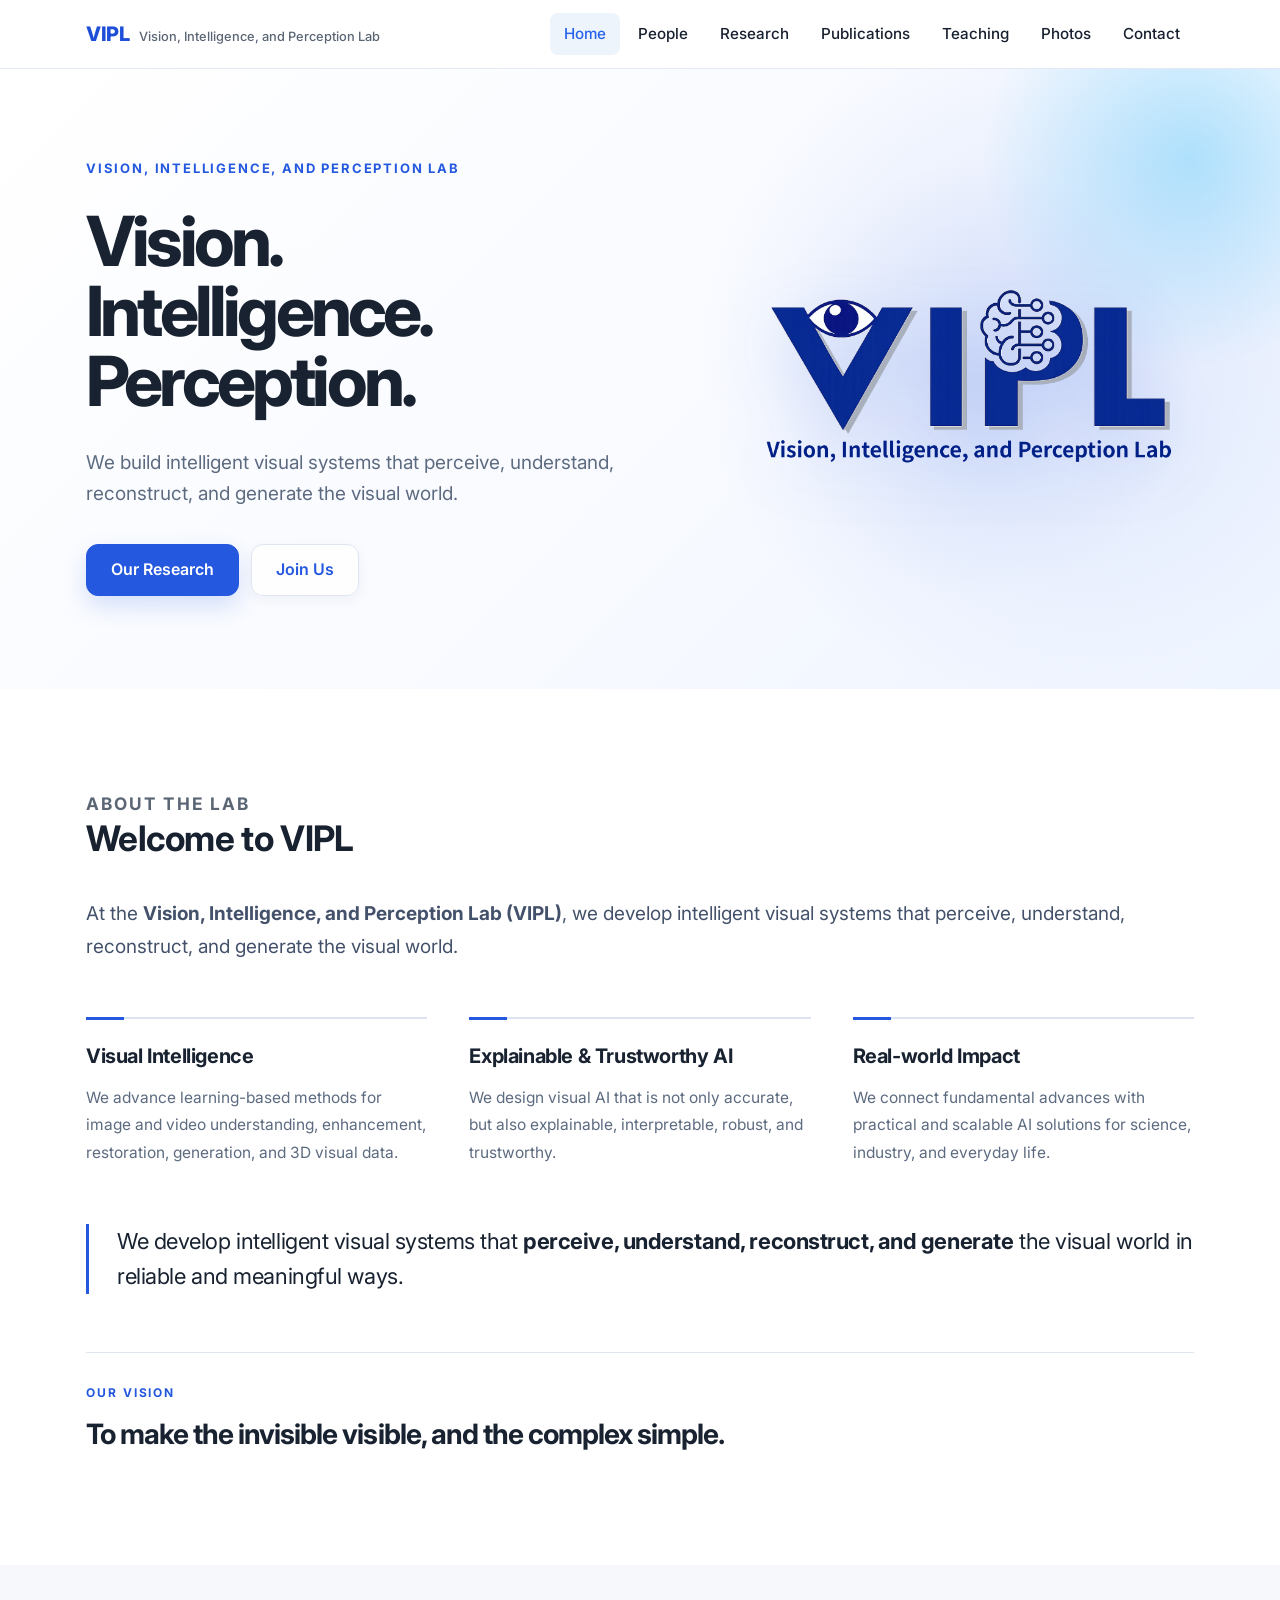
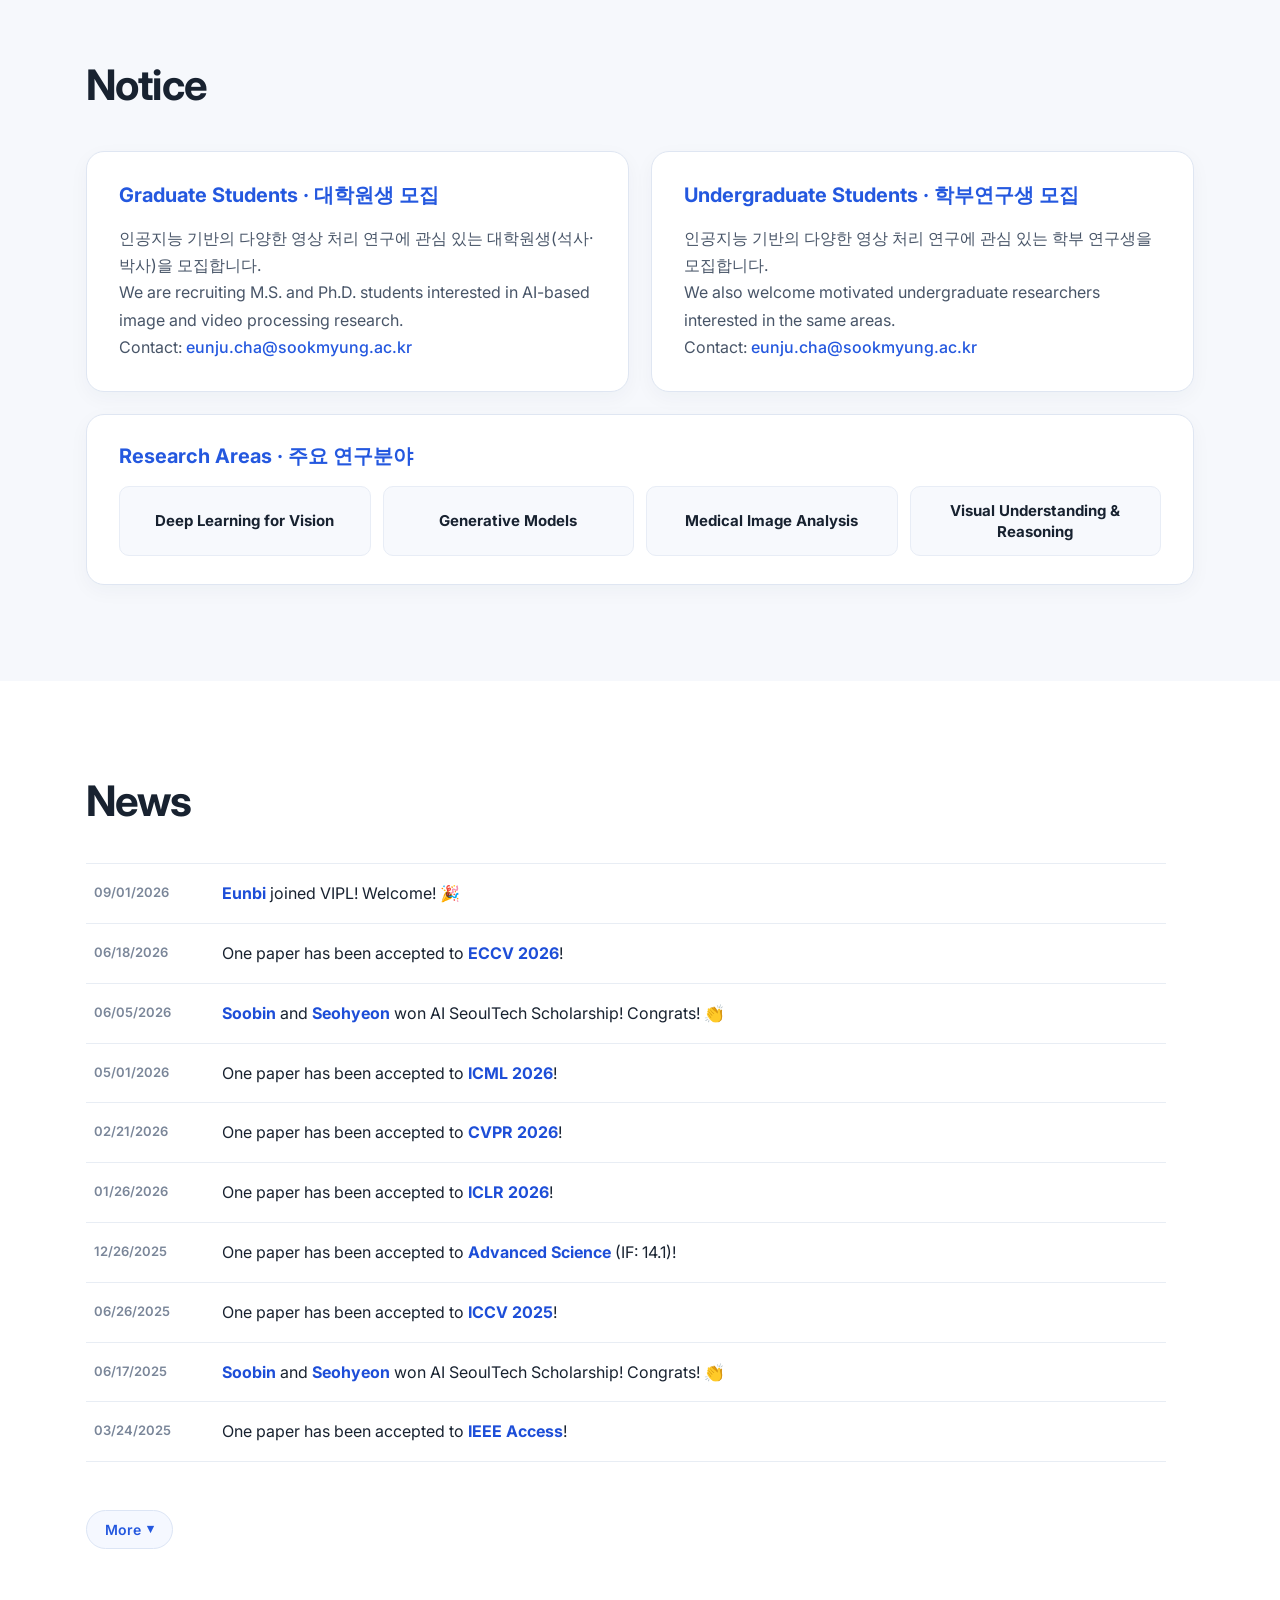
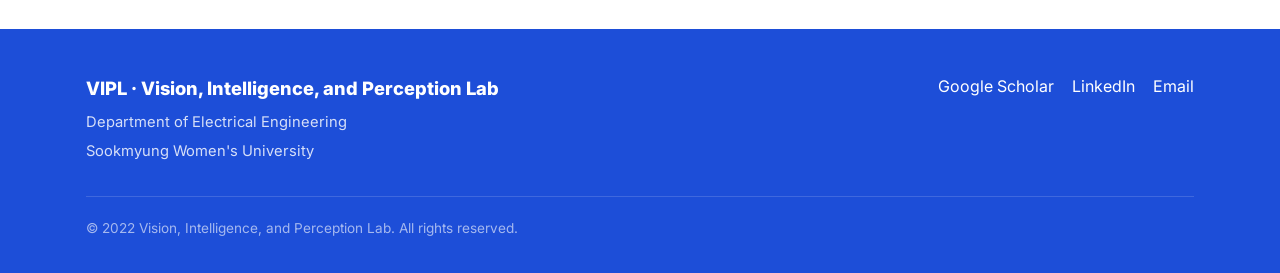
<file: index.html>
<!DOCTYPE html>
<html lang="en">
<head>
  <meta charset="UTF-8">
  <meta name="viewport" content="width=device-width, initial-scale=1.0">
  <title>VIPL — Vision, Intelligence, and Perception Lab | Sookmyung Women's University</title>
  <meta name="description" content="Vision, Intelligence, and Perception Lab (VIPL) at Sookmyung Women's University — computer vision, deep learning, and visual understanding research.">
  <link rel="preconnect" href="https://fonts.googleapis.com">
  <link href="https://fonts.googleapis.com/css2?family=Inter:wght@400;500;600;700;800&display=swap" rel="stylesheet">
  <link rel="stylesheet" href="assets/css/style.css">
  <link rel="stylesheet" href="assets/css/modern-common.css">
  <link rel="stylesheet" href="assets/css/style_v2.css">
  
</head>
<body data-page="index.html">
  <header class="site-header" id="site-header"></header>

  <section class="hero" id="home-hero"></section>
  <section class="section" id="home-about"></section>
  <section class="section alt" id="home-notice"></section>
  <section class="section" id="home-news"></section>

  <footer class="site-footer" id="site-footer"></footer>

  <script src="data/content.js"></script>
  <script src="assets/js/main.js"></script>
</body>
</html>
</file>
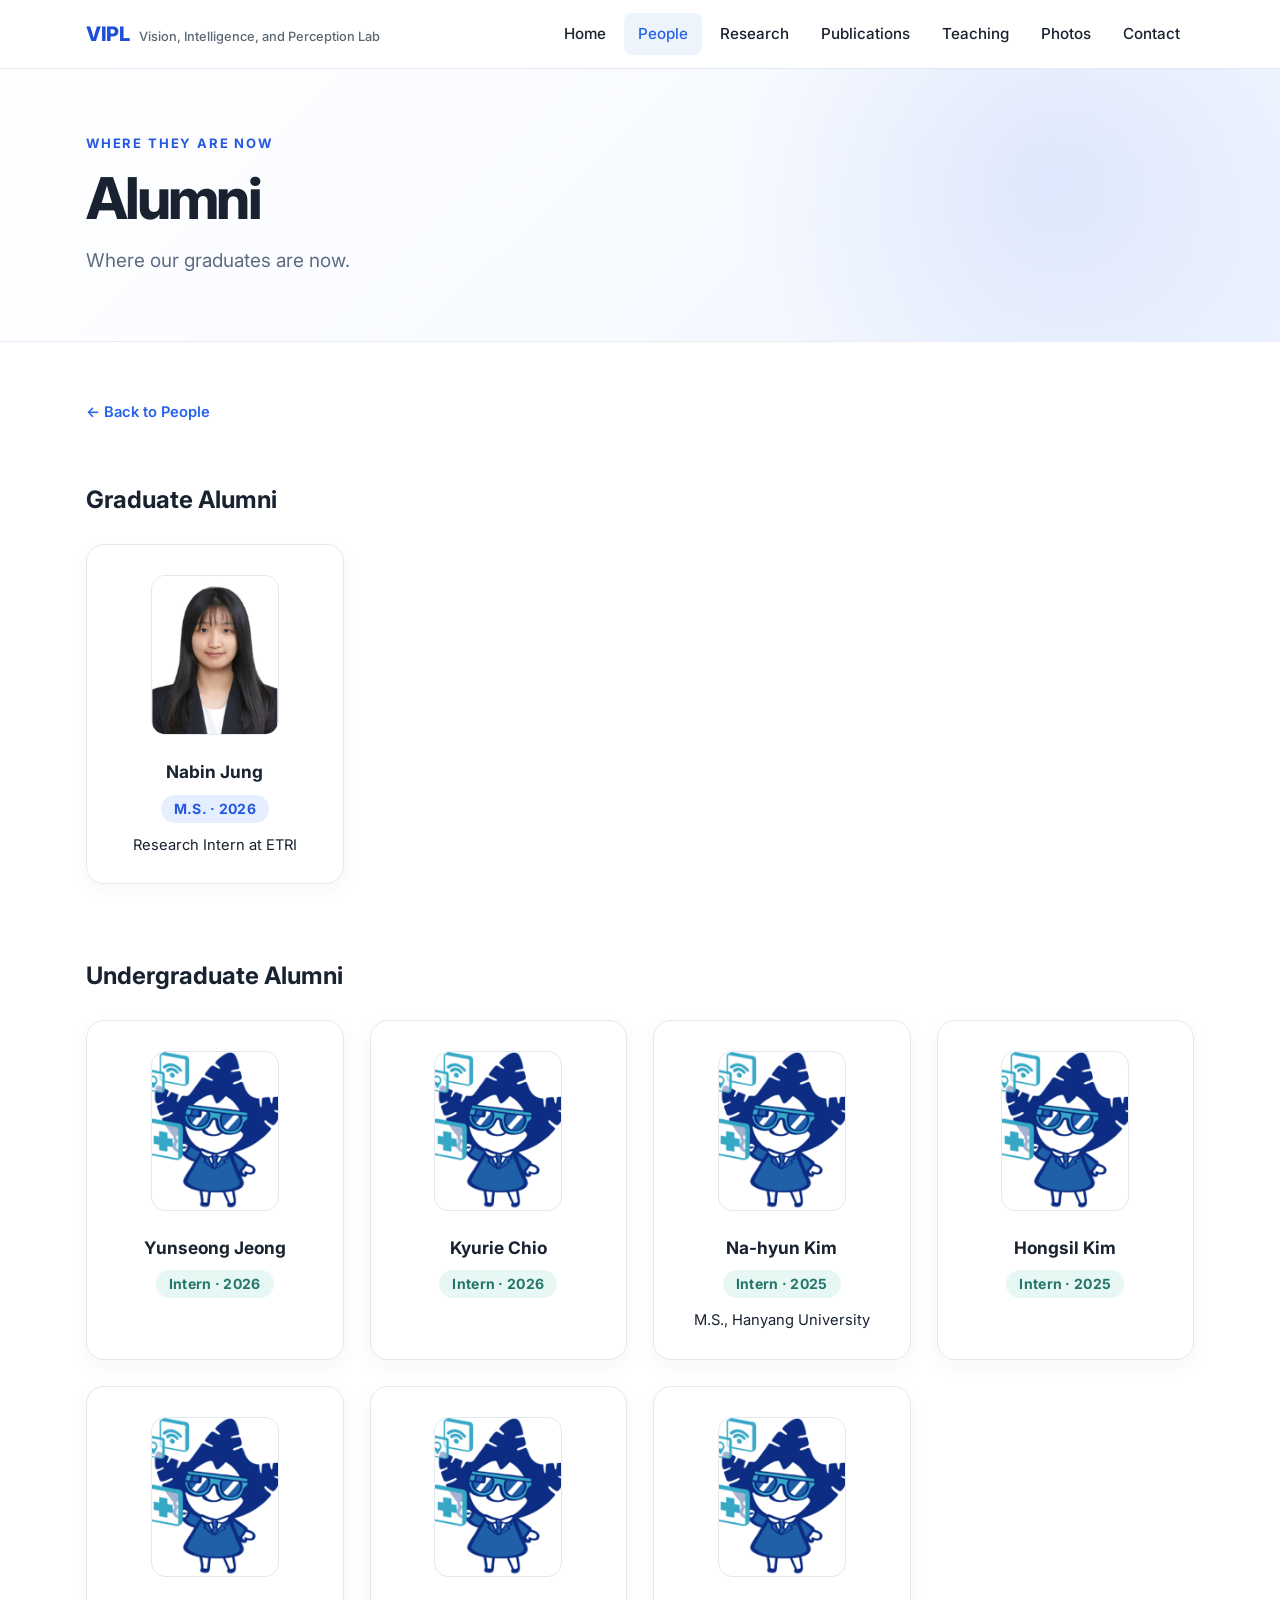
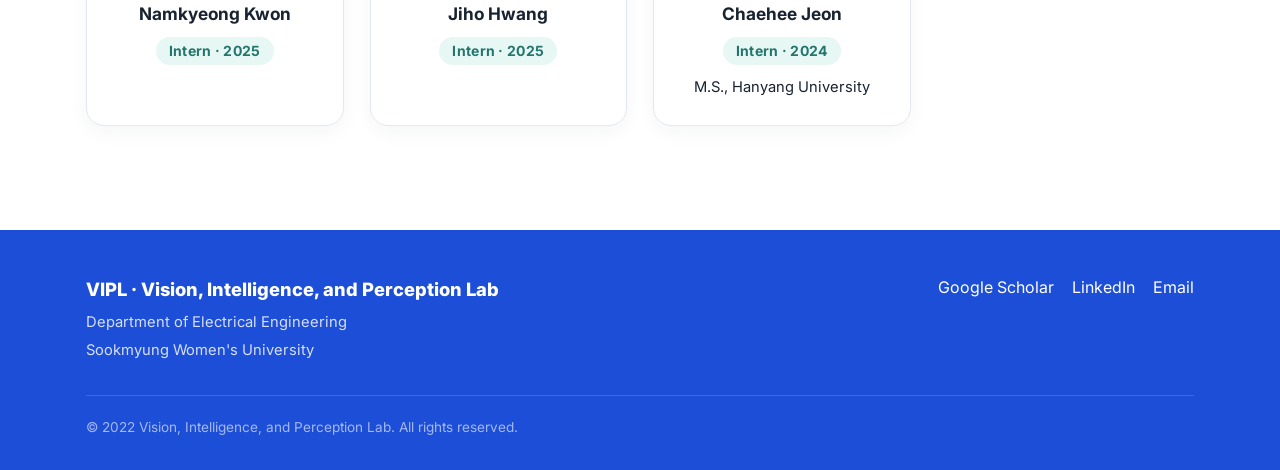
<file: alumni.html>
<!DOCTYPE html>
<html lang="en">
<head>
  <meta charset="UTF-8">
  <meta name="viewport" content="width=device-width, initial-scale=1.0">
  <title>Alumni — VIPL | Sookmyung Women's University</title>
  <meta name="description" content="Alumni of the Vision, Intelligence, and Perception Lab.">
  <link rel="preconnect" href="https://fonts.googleapis.com">
  <link href="https://fonts.googleapis.com/css2?family=Inter:wght@400;500;600;700;800&display=swap" rel="stylesheet">
  <link rel="stylesheet" href="assets/css/style.css">
  <link rel="stylesheet" href="assets/css/modern-common.css">
</head>
<body data-page="alumni.html" data-nav="people.html">
  <header class="site-header" id="site-header"></header>

  <section class="page-hero" id="page-hero" data-title="Alumni"
           data-subtitle="Where our graduates are now."></section>

  <section class="section" id="page-body"></section>

  <footer class="site-footer" id="site-footer"></footer>

  <script src="data/content.js"></script>
  <script src="assets/js/main.js"></script>
</body>
</html>
</file>
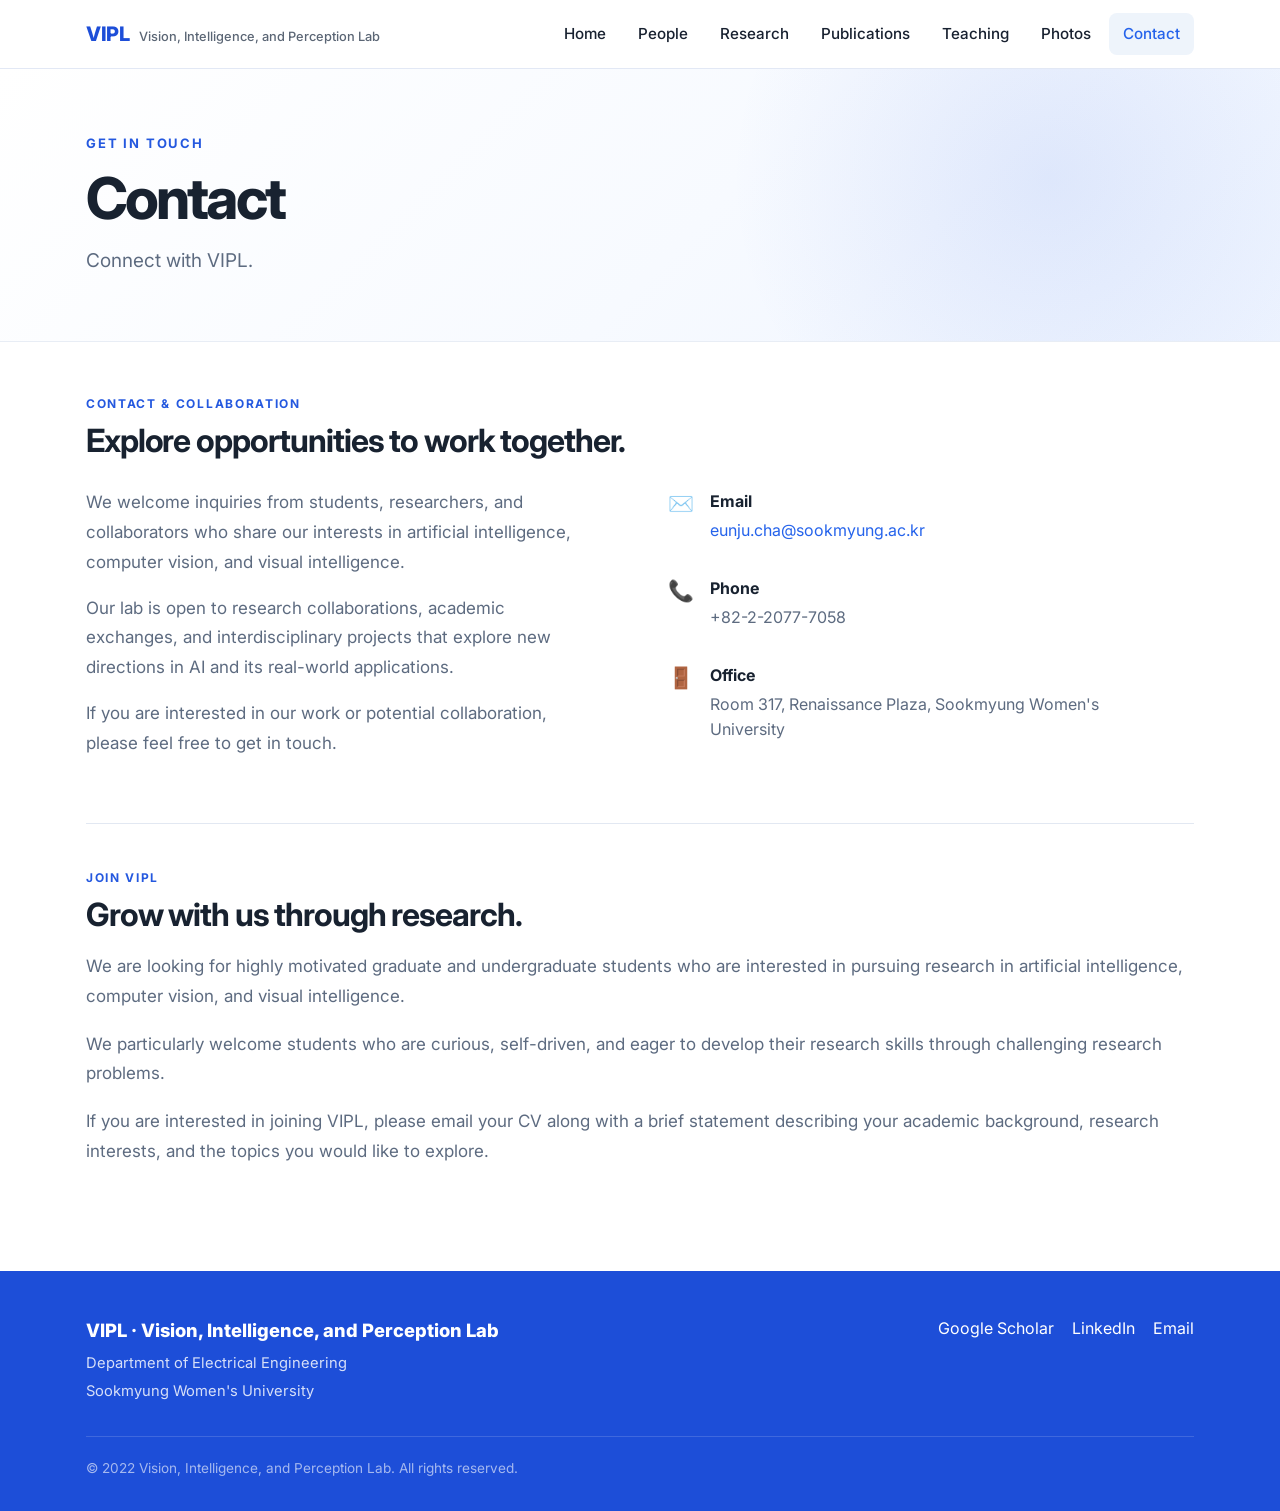
<file: contact.html>
<!DOCTYPE html>
<html lang="en">
<head>
  <meta charset="UTF-8">
  <meta name="viewport" content="width=device-width, initial-scale=1.0">
  <title>Contact — VIPL | Sookmyung Women's University</title>
  <meta name="description" content="Contact the Vision, Intelligence, and Perception Lab.">
  <link rel="preconnect" href="https://fonts.googleapis.com">
  <link href="https://fonts.googleapis.com/css2?family=Inter:wght@400;500;600;700;800&display=swap" rel="stylesheet">
  <link rel="stylesheet" href="assets/css/style.css">
  <link rel="stylesheet" href="assets/css/modern-common.css">
</head>
<body data-page="contact.html">
  <header class="site-header" id="site-header"></header>

  <section class="page-hero" id="page-hero" data-title="Contact"
           data-subtitle="Connect with VIPL."></section>

  <section class="section" id="page-body"></section>

  <footer class="site-footer" id="site-footer"></footer>

  <script src="data/content.js"></script>
  <script src="assets/js/main.js"></script>
</body>
</html>
</file>
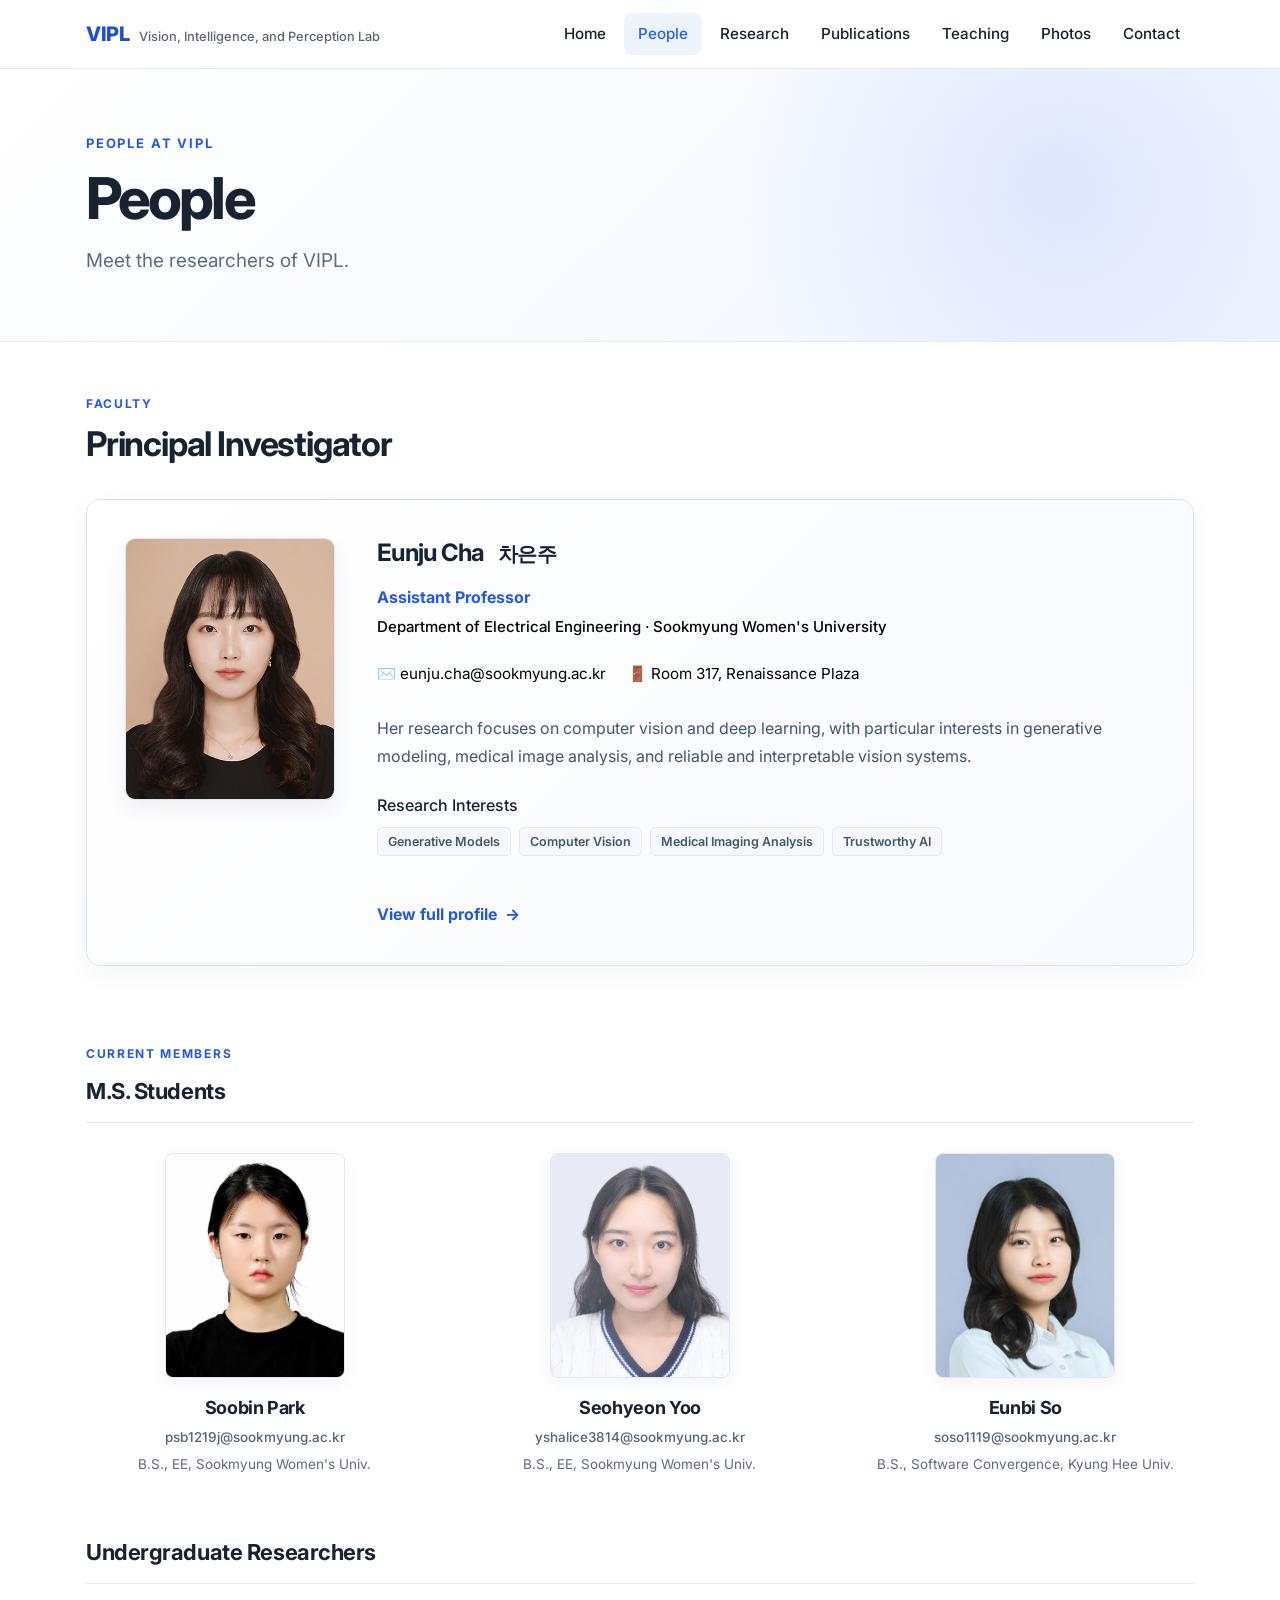
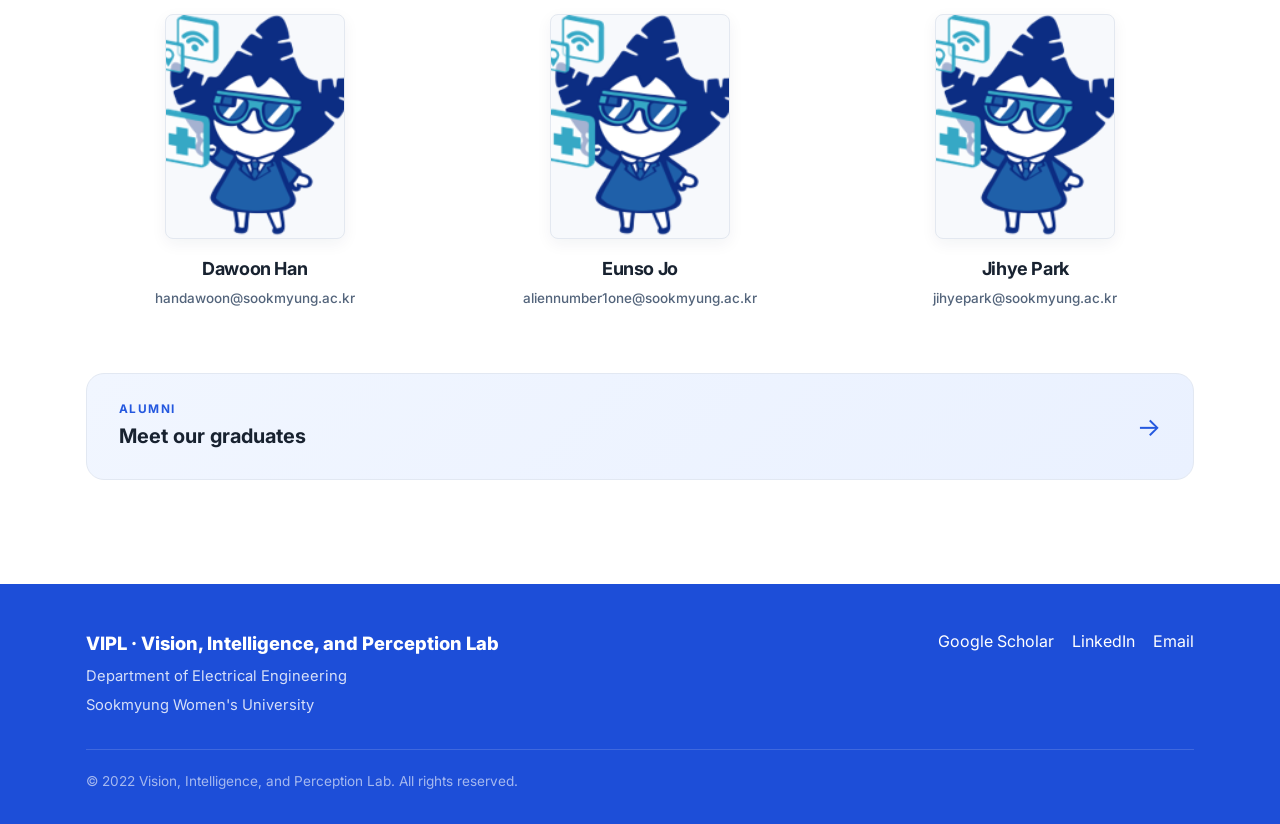
<file: people.html>
<!DOCTYPE html>
<html lang="en">
<head>
  <meta charset="UTF-8">
  <meta name="viewport" content="width=device-width, initial-scale=1.0">
  <title>People — VIPL | Sookmyung Women's University</title>
  <meta name="description" content="Members of the Vision, Intelligence, and Perception Lab.">
  <link rel="preconnect" href="https://fonts.googleapis.com">
  <link href="https://fonts.googleapis.com/css2?family=Inter:wght@400;500;600;700;800&display=swap" rel="stylesheet">
  <link rel="stylesheet" href="assets/css/style.css">
  <link rel="stylesheet" href="assets/css/modern-common.css">
</head>
<body data-page="people.html">
  <header class="site-header" id="site-header"></header>

  <section class="page-hero" id="page-hero" data-title="People"
           data-subtitle="Meet the researchers of VIPL."></section>

  <section class="section" id="page-body"></section>

  <footer class="site-footer" id="site-footer"></footer>

  <script src="data/content.js"></script>
  <script src="assets/js/main.js"></script>
</body>
</html>
</file>
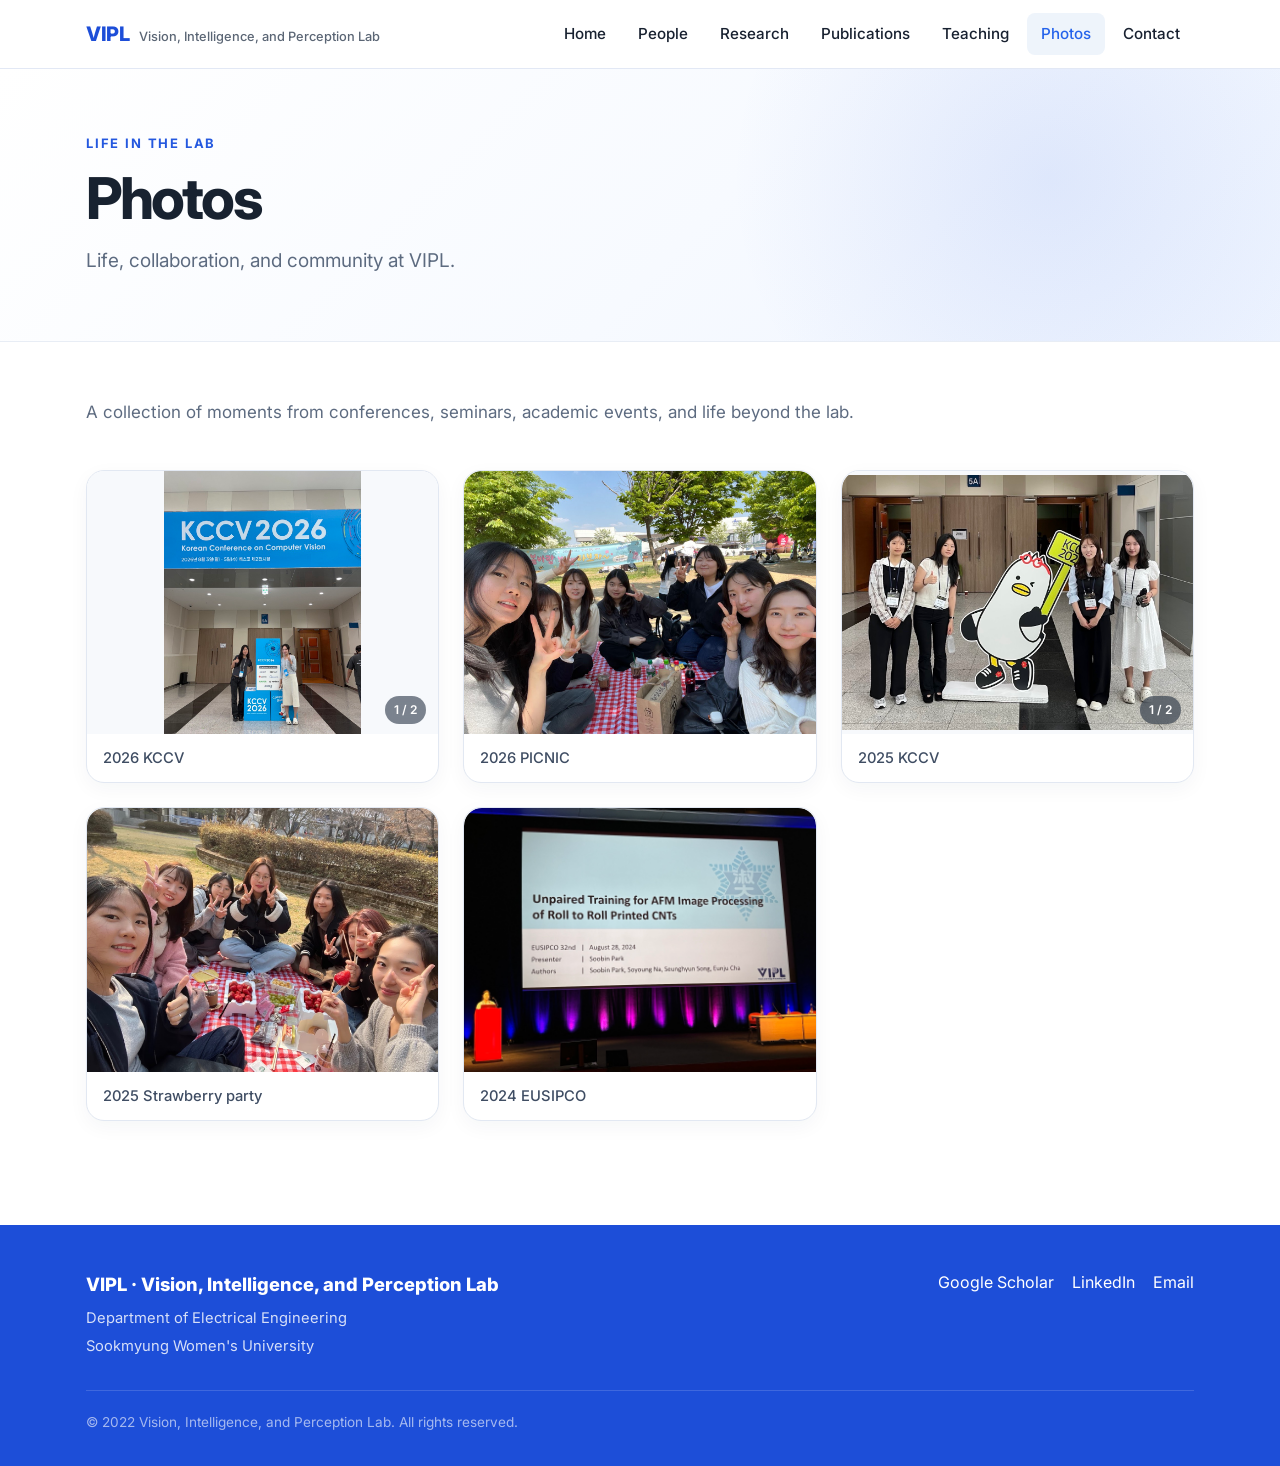
<file: photos.html>
<!DOCTYPE html>
<html lang="en">
<head>
  <meta charset="UTF-8">
  <meta name="viewport" content="width=device-width, initial-scale=1.0">
  <title>Photos — VIPL | Sookmyung Women's University</title>
  <meta name="description" content="Photo gallery of the Vision, Intelligence, and Perception Lab.">
  <link rel="preconnect" href="https://fonts.googleapis.com">
  <link href="https://fonts.googleapis.com/css2?family=Inter:wght@400;500;600;700;800&display=swap" rel="stylesheet">
  <link rel="stylesheet" href="assets/css/style.css">
  <link rel="stylesheet" href="assets/css/modern-common.css">
</head>
<body data-page="photos.html">
  <header class="site-header" id="site-header"></header>

  <section class="page-hero" id="page-hero" data-title="Photos"
           data-subtitle="Life, collaboration, and community at VIPL."></section>

  <section class="section" id="page-body"></section>

  <footer class="site-footer" id="site-footer"></footer>

  <script src="data/content.js"></script>
  <script src="assets/js/main.js"></script>
</body>
</html>
</file>
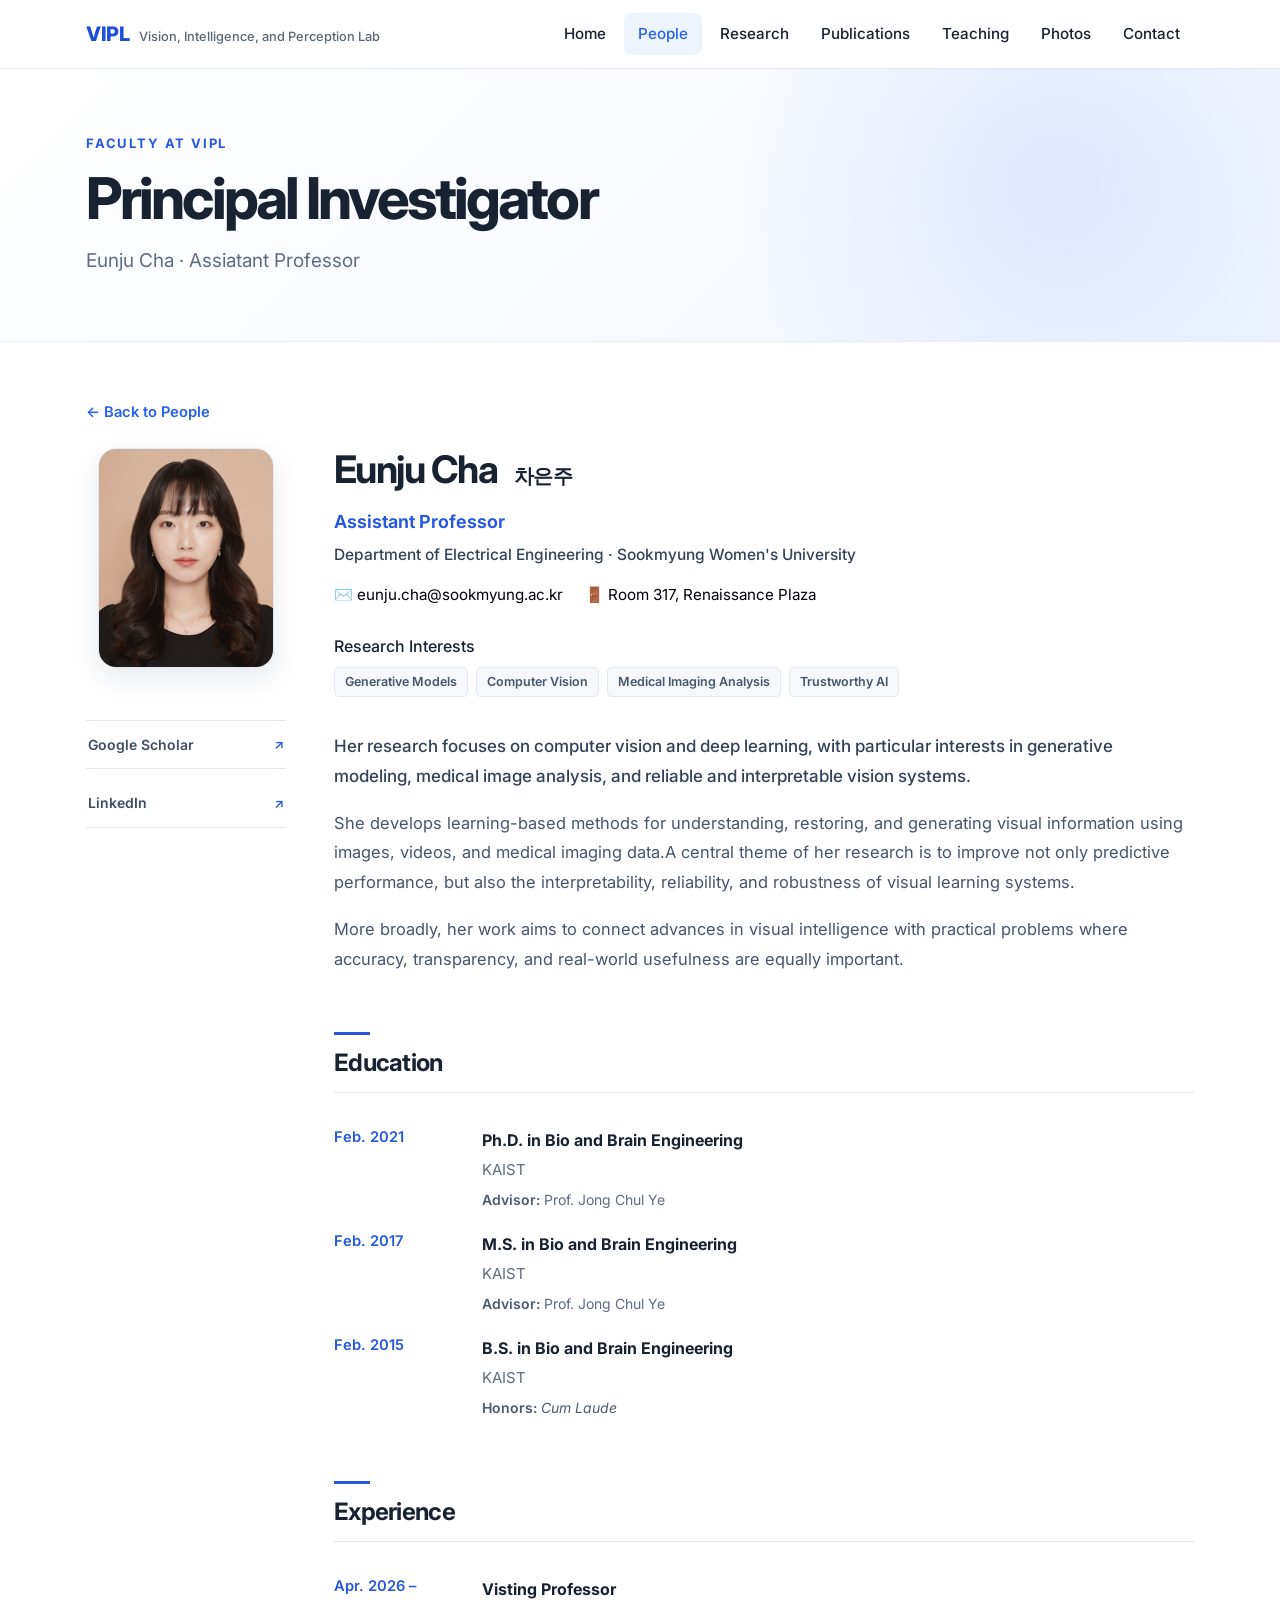
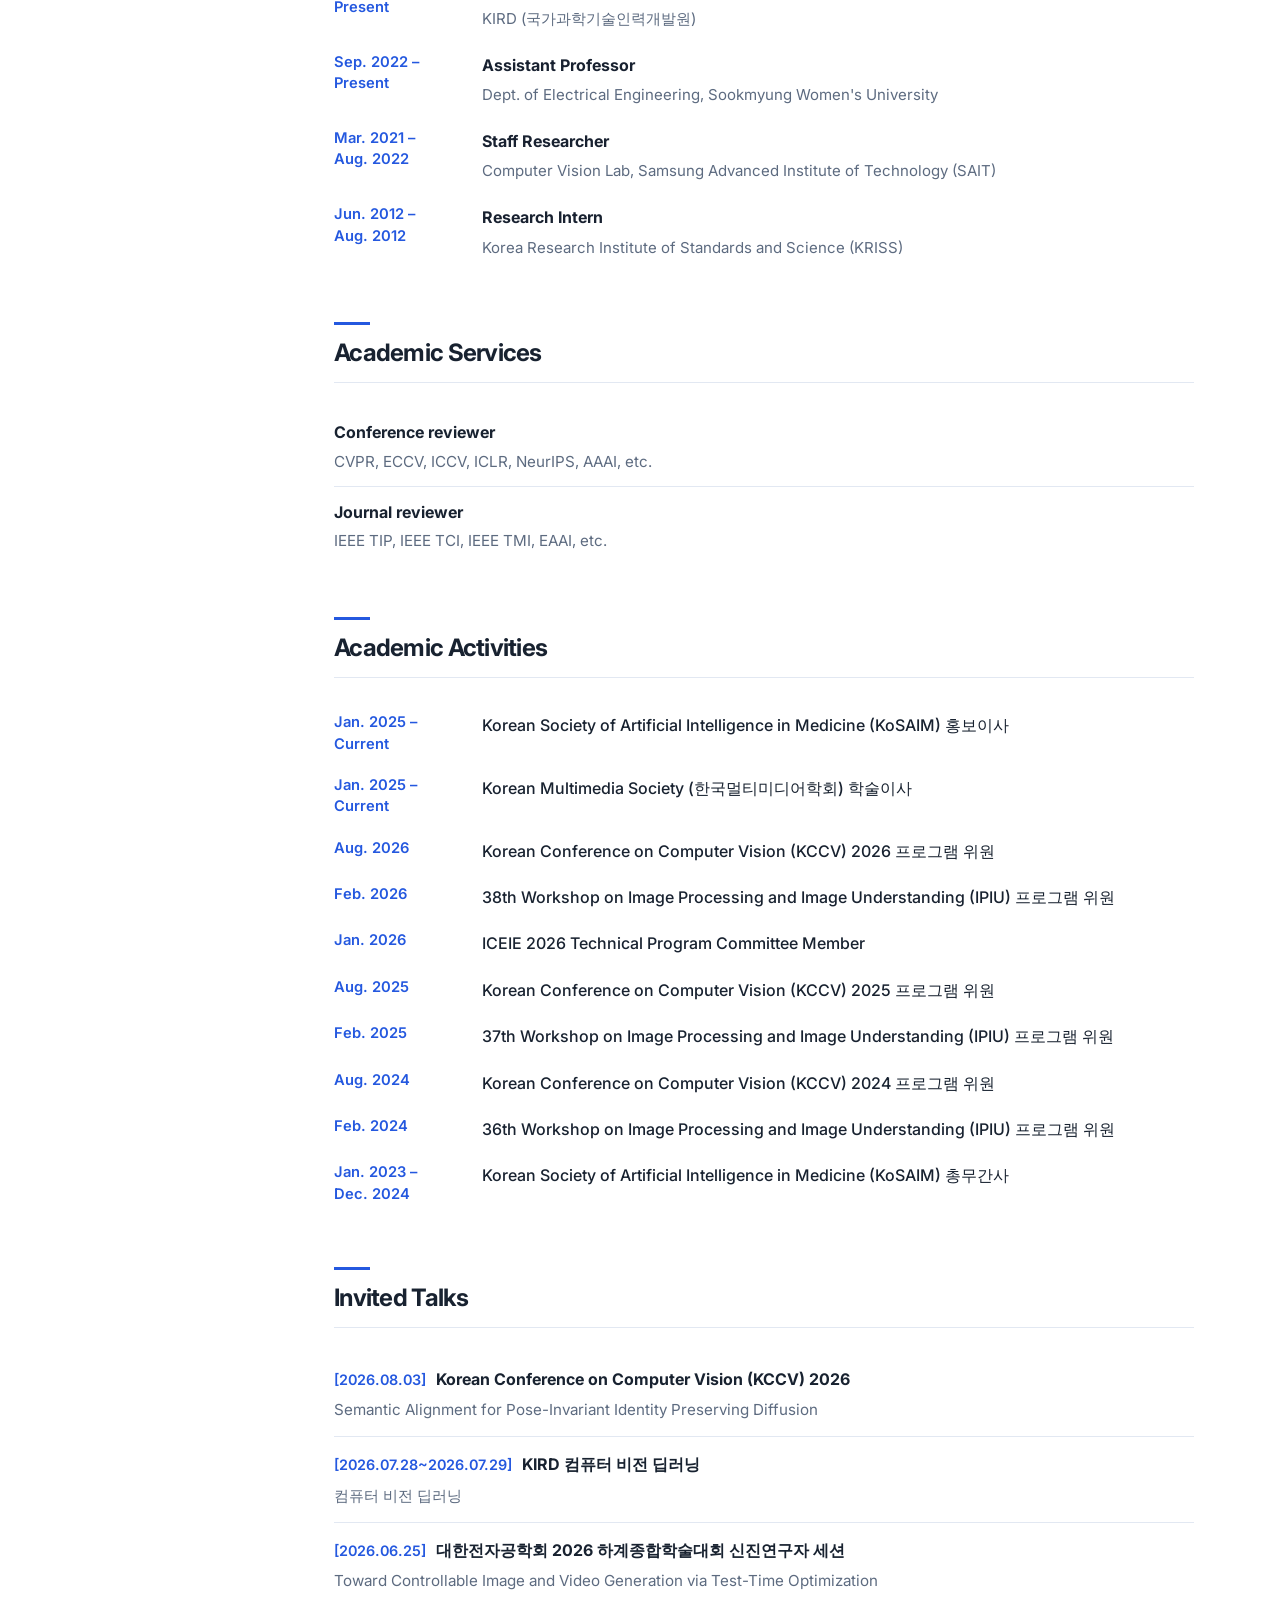
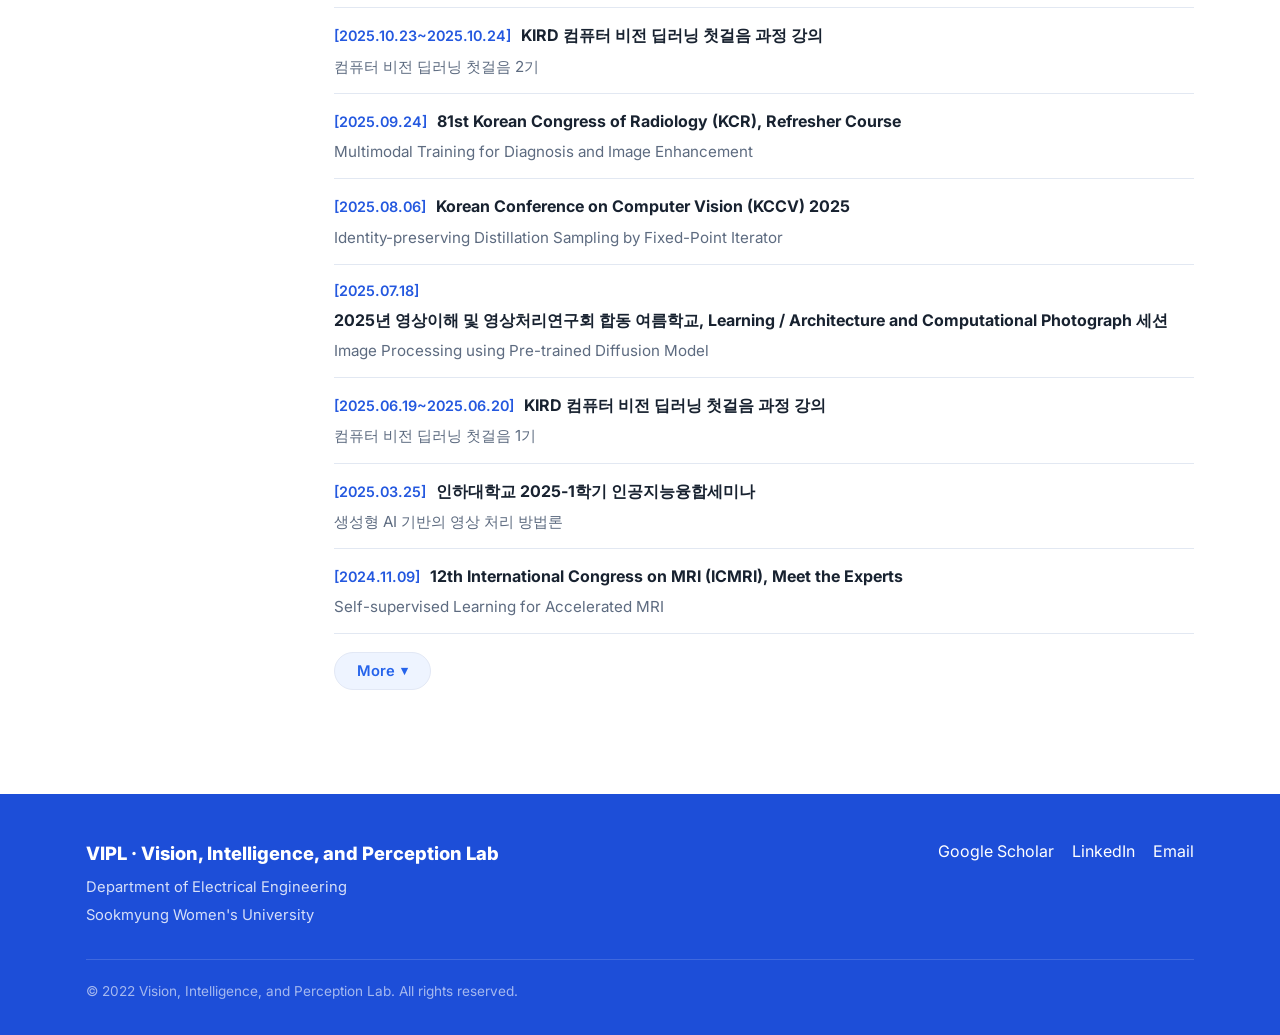
<file: professor.html>
<!DOCTYPE html>
<html lang="en">
<head>
  <meta charset="UTF-8">
  <meta name="viewport" content="width=device-width, initial-scale=1.0">
  <title>Principal Investigator — VIPL | Sookmyung Women's University</title>
  <meta name="description" content="Principal Investigator of the Vision, Intelligence, and Perception Lab.">
  <link rel="preconnect" href="https://fonts.googleapis.com">
  <link href="https://fonts.googleapis.com/css2?family=Inter:wght@400;500;600;700;800&display=swap" rel="stylesheet">
  <link rel="stylesheet" href="assets/css/style.css">
  <link rel="stylesheet" href="assets/css/modern-common.css">
</head>
<body data-page="professor.html" data-nav="people.html">
  <header class="site-header" id="site-header"></header>

  <section class="page-hero" id="page-hero" data-title="Principal Investigator"
           data-subtitle="Eunju Cha · Assiatant Professor"></section>

  <section class="section" id="page-body"></section>

  <footer class="site-footer" id="site-footer"></footer>

  <script src="data/content.js"></script>
  <script src="assets/js/main.js"></script>
</body>
</html>
</file>
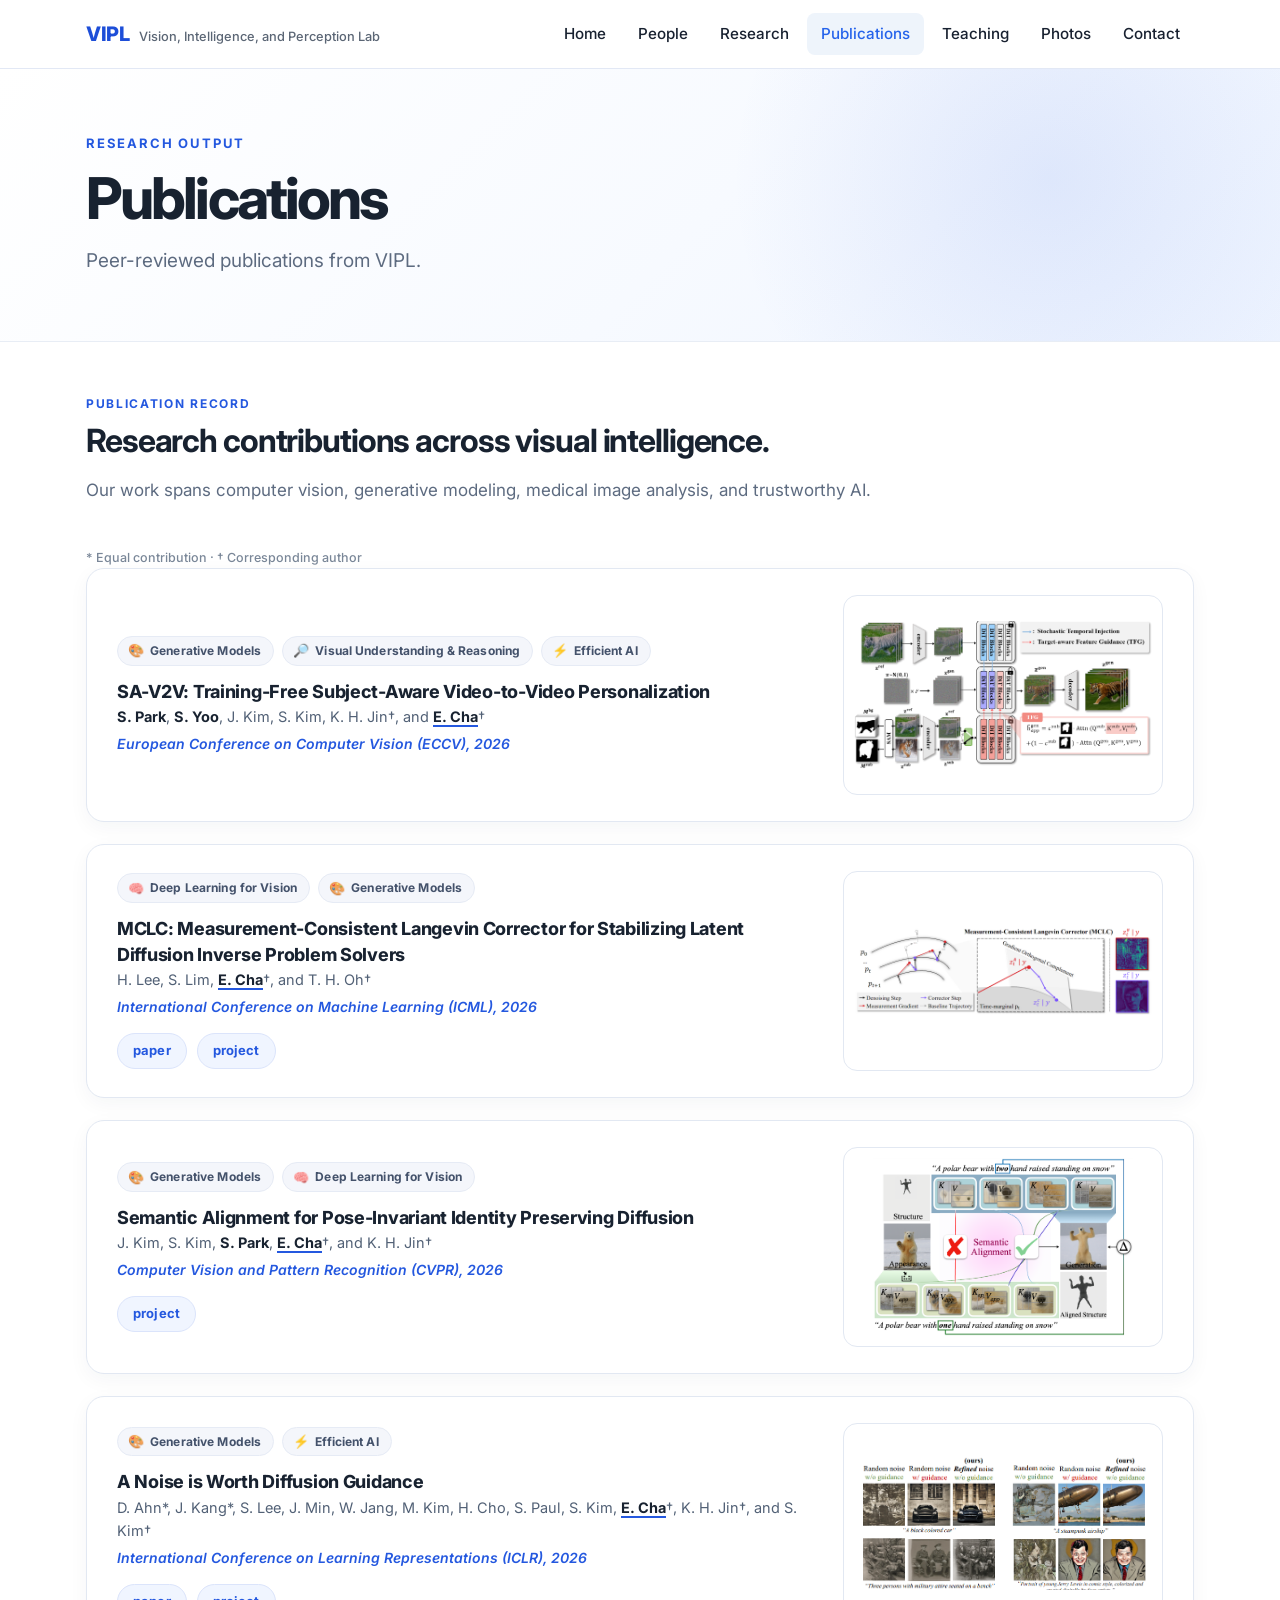
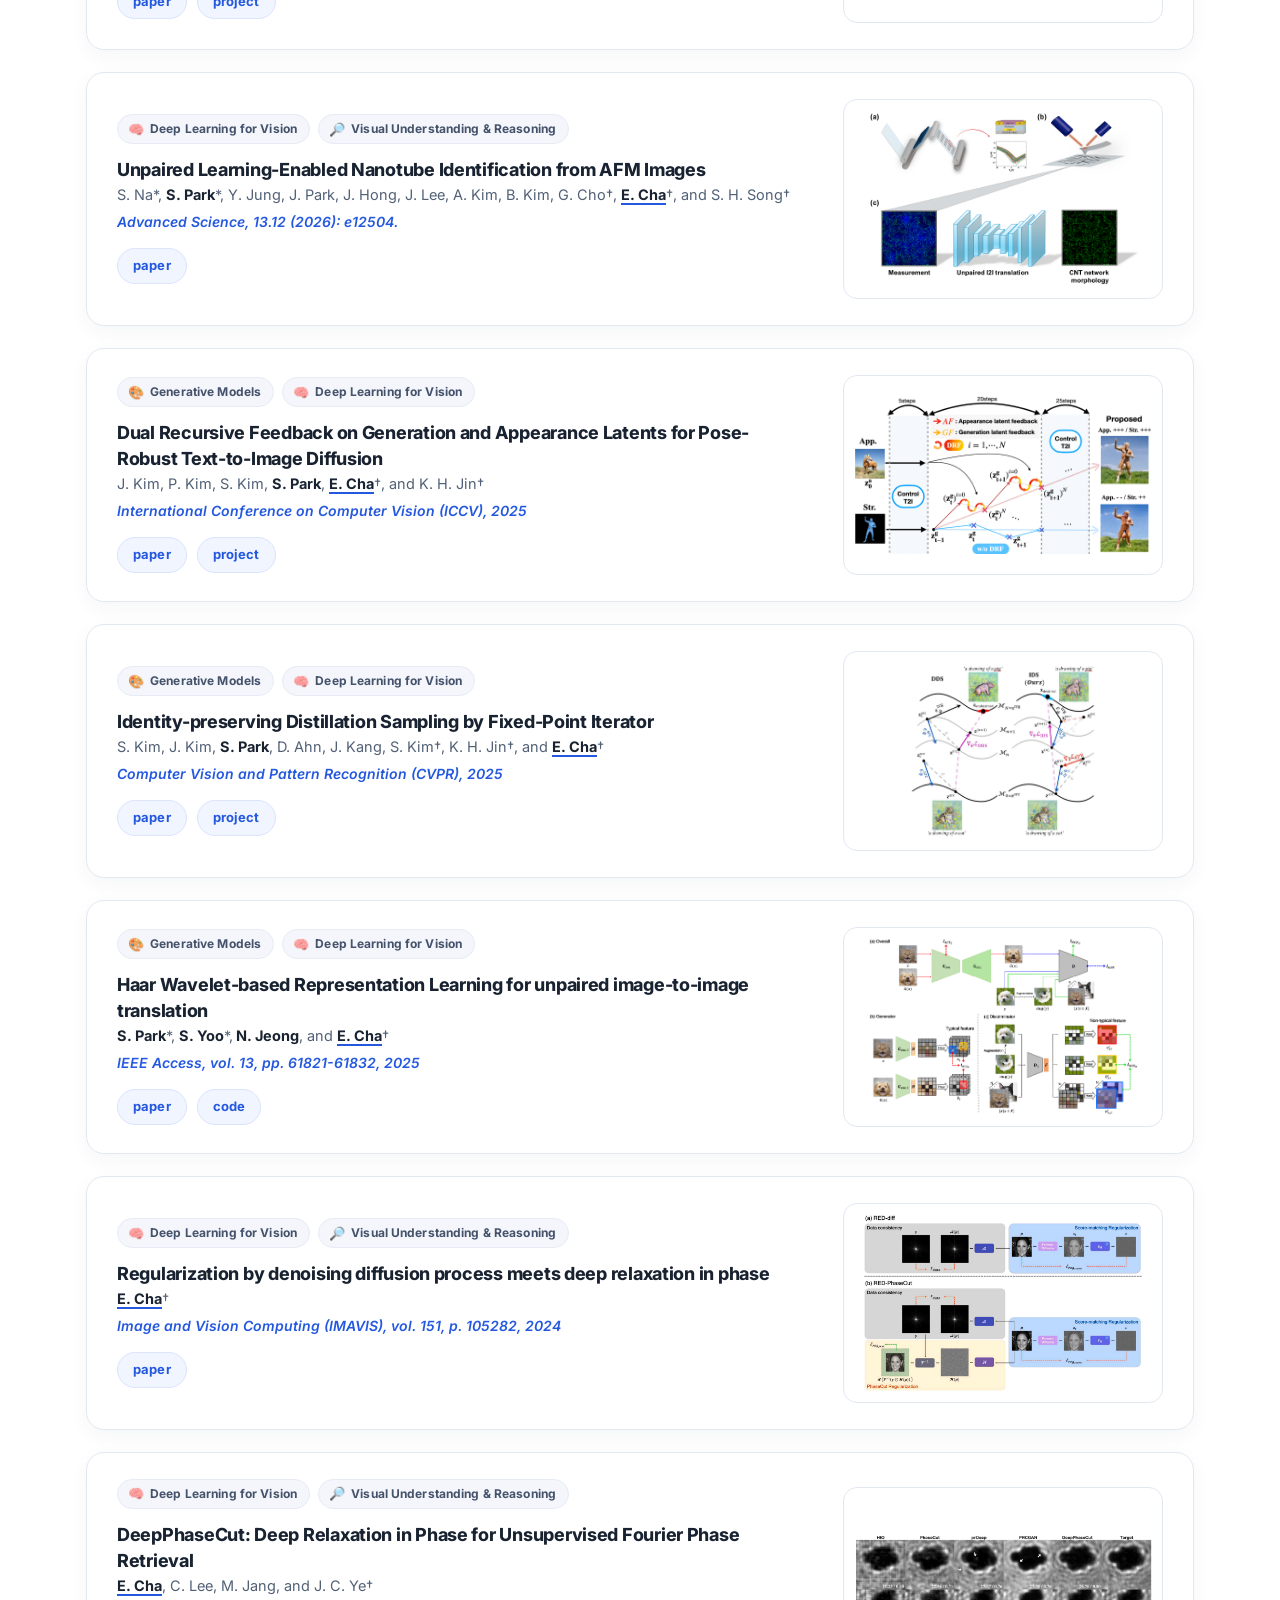
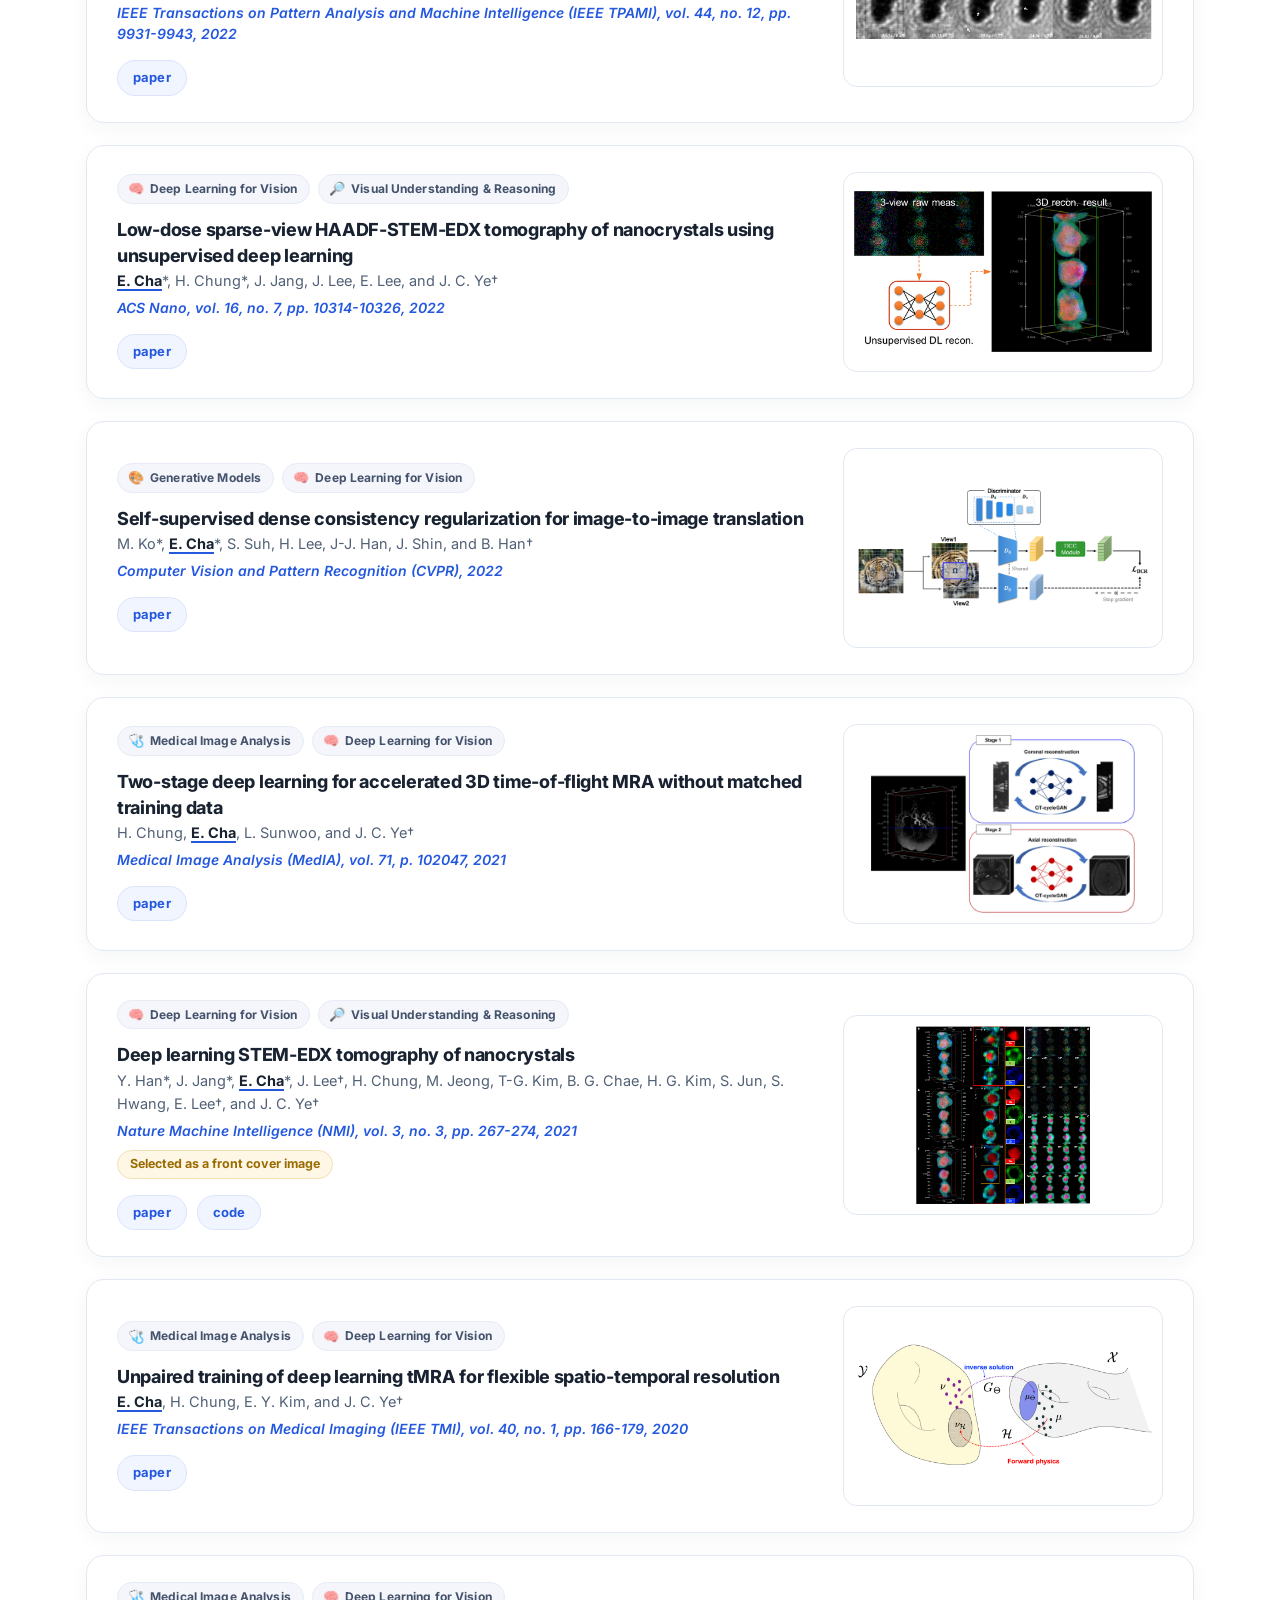
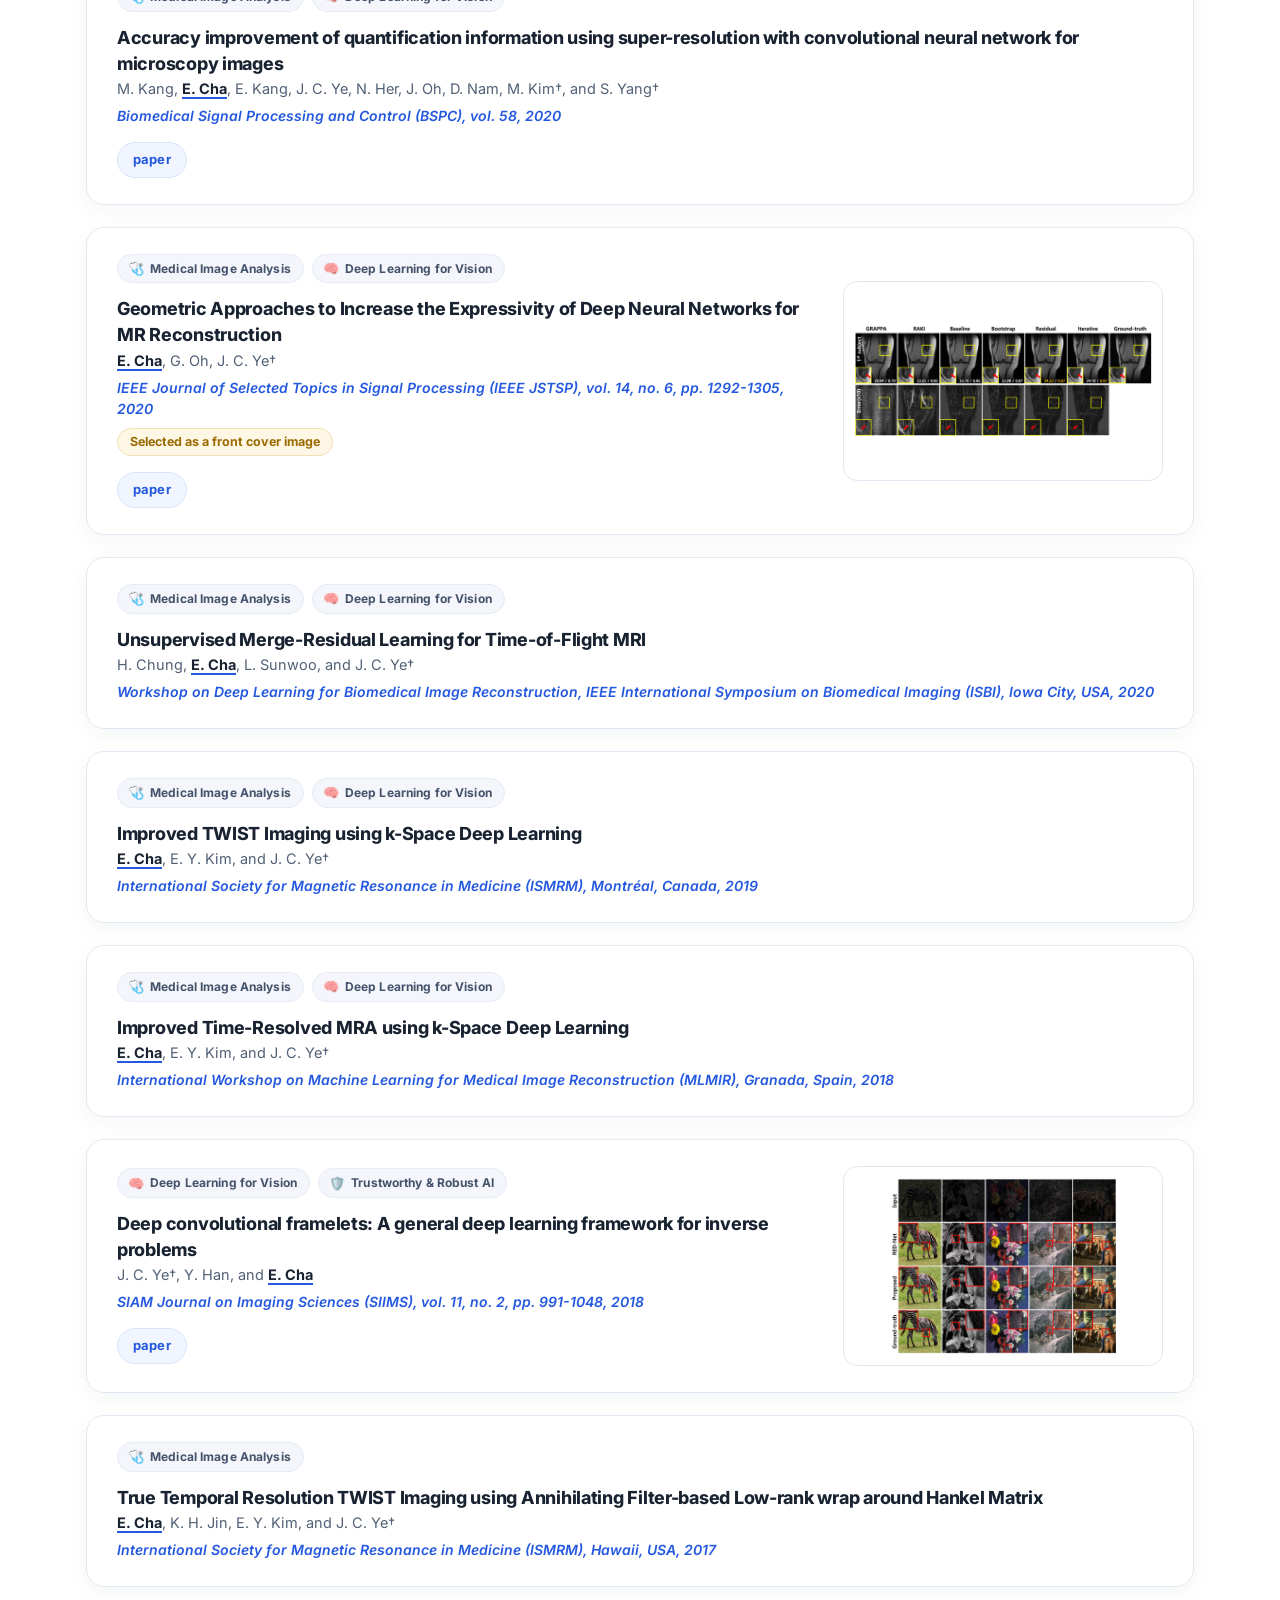
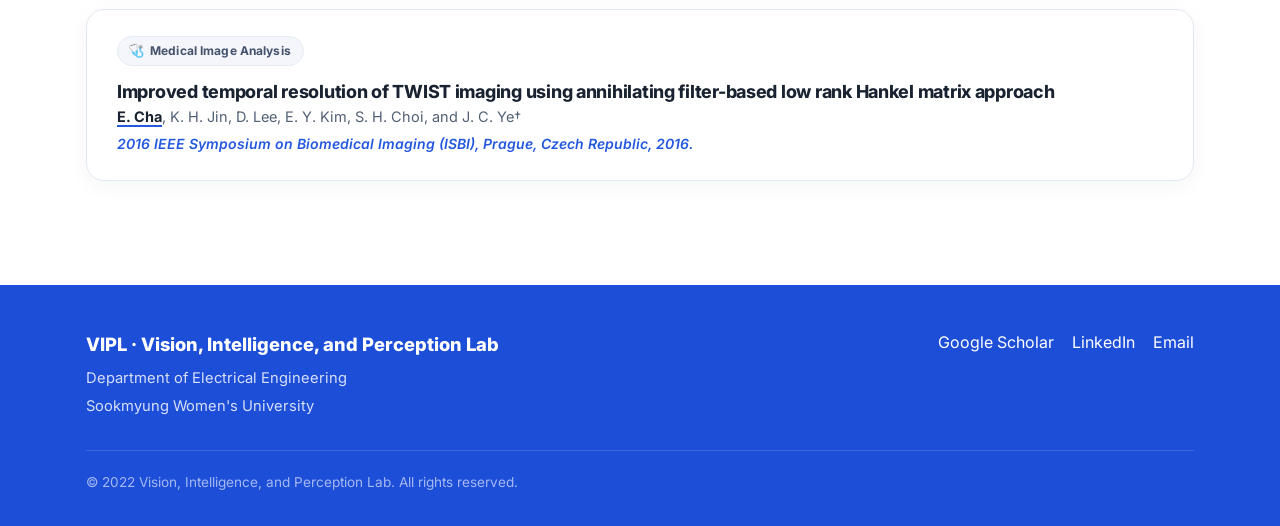
<file: publications.html>
<!DOCTYPE html>
<html lang="en">
<head>
  <meta charset="UTF-8">
  <meta name="viewport" content="width=device-width, initial-scale=1.0">
  <title>Publications — VIPL | Sookmyung Women's University</title>
  <meta name="description" content="Publications of the Vision, Intelligence, and Perception Lab.">
  <link rel="preconnect" href="https://fonts.googleapis.com">
  <link href="https://fonts.googleapis.com/css2?family=Inter:wght@400;500;600;700;800&display=swap" rel="stylesheet">
  <link rel="stylesheet" href="assets/css/style.css">
  <link rel="stylesheet" href="assets/css/modern-common.css">
</head>
<body data-page="publications.html">
  <header class="site-header" id="site-header"></header>

  <section class="page-hero" id="page-hero" data-title="Publications"
           data-subtitle="Peer-reviewed publications from VIPL."></section>

  <section class="section" id="page-body"></section>

  <footer class="site-footer" id="site-footer"></footer>

  <script src="data/content.js"></script>
  <script src="assets/js/main.js"></script>
</body>
</html>
</file>
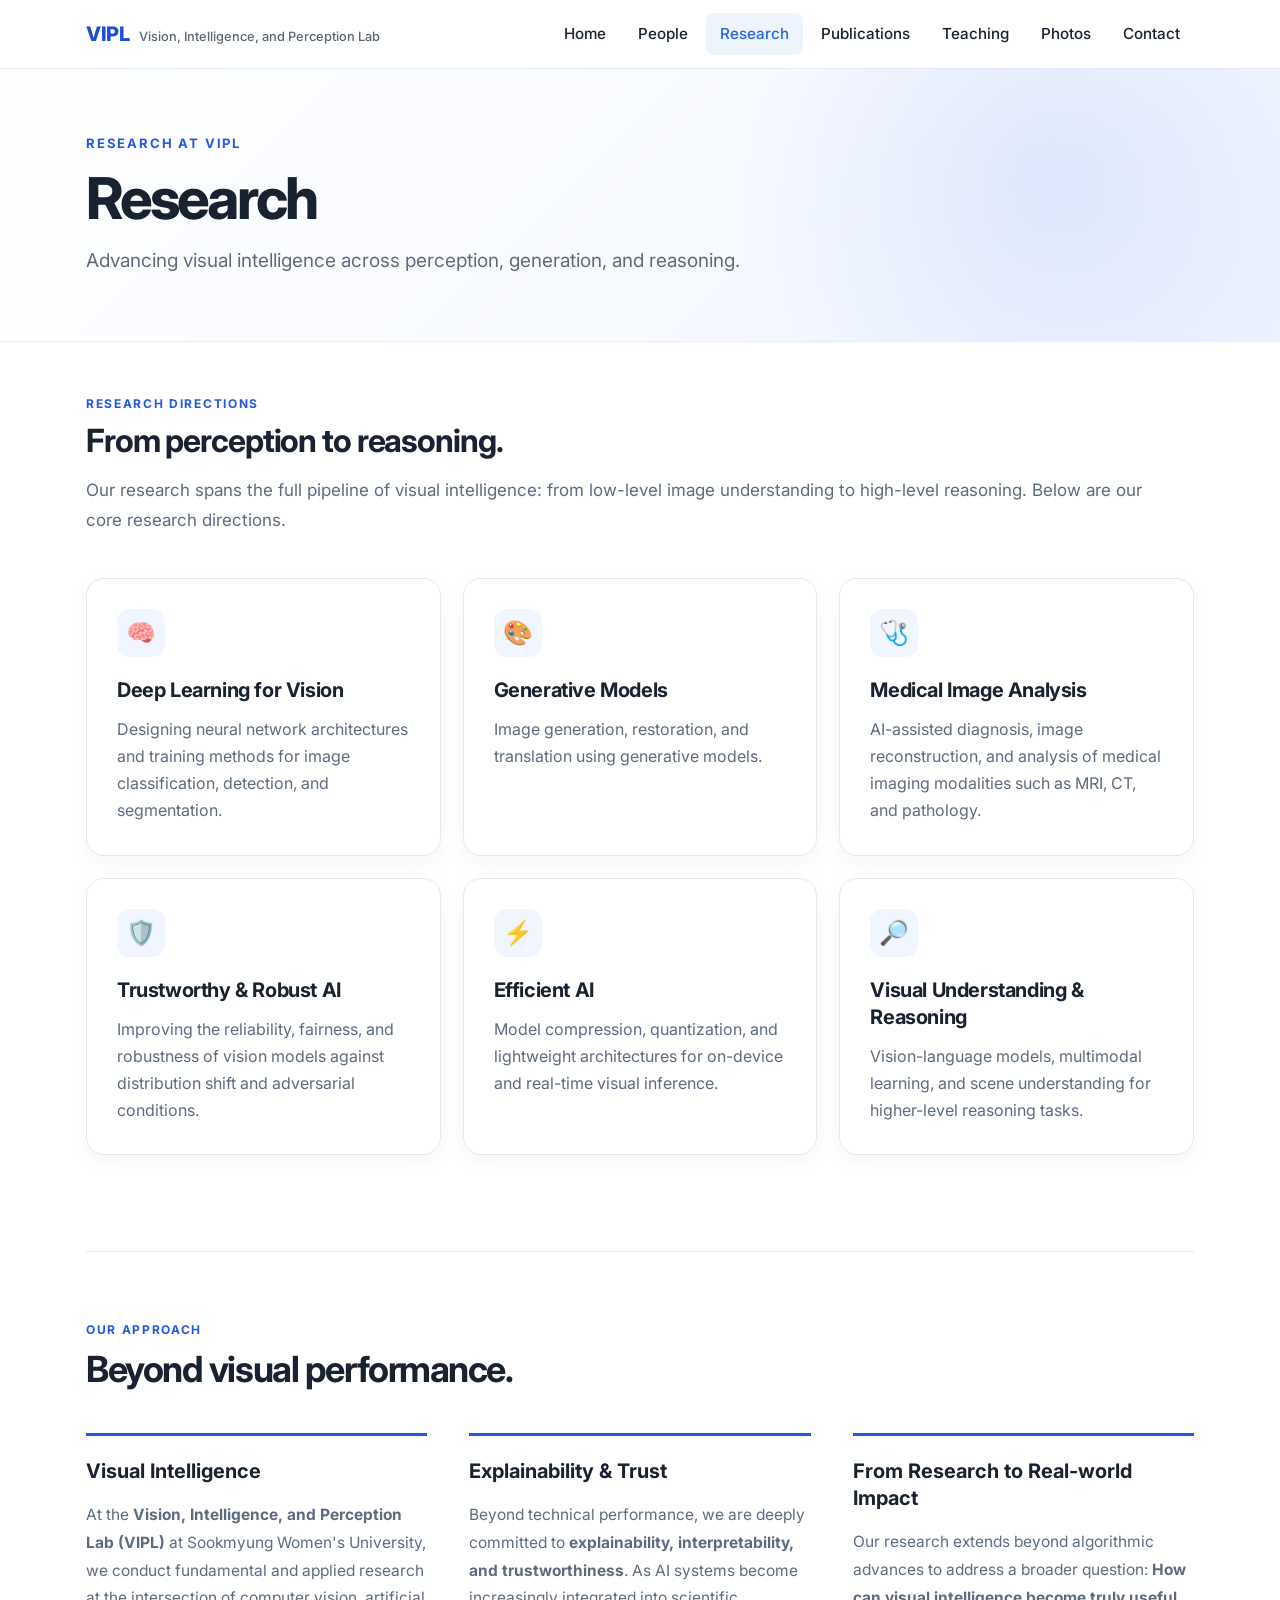
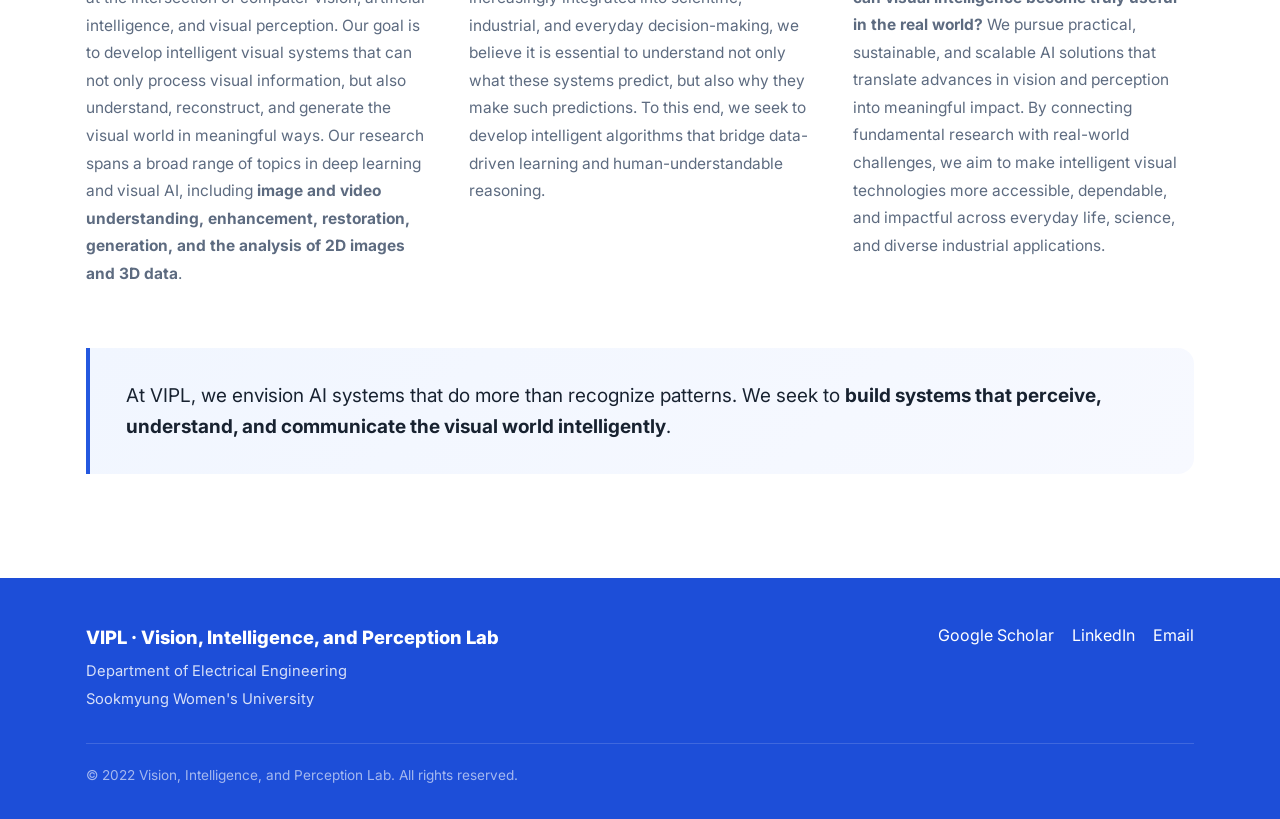
<file: research.html>
<!DOCTYPE html>
<html lang="en">
<head>
  <meta charset="UTF-8">
  <meta name="viewport" content="width=device-width, initial-scale=1.0">
  <title>Research — VIPL | Sookmyung Women's University</title>
  <meta name="description" content="Research areas of the Vision, Intelligence, and Perception Lab.">
  <link rel="preconnect" href="https://fonts.googleapis.com">
  <link href="https://fonts.googleapis.com/css2?family=Inter:wght@400;500;600;700;800&display=swap" rel="stylesheet">
  <link rel="stylesheet" href="assets/css/style.css">
  <link rel="stylesheet" href="assets/css/modern-common.css">
</head>
<body data-page="research.html">
  <header class="site-header" id="site-header"></header>

  <section class="page-hero" id="page-hero" data-title="Research"
           data-subtitle="Advancing visual intelligence across perception, generation, and reasoning."></section>

  <section class="section" id="page-body"></section>

  <footer class="site-footer" id="site-footer"></footer>

  <script src="data/content.js"></script>
  <script src="assets/js/main.js"></script>
</body>
</html>
</file>
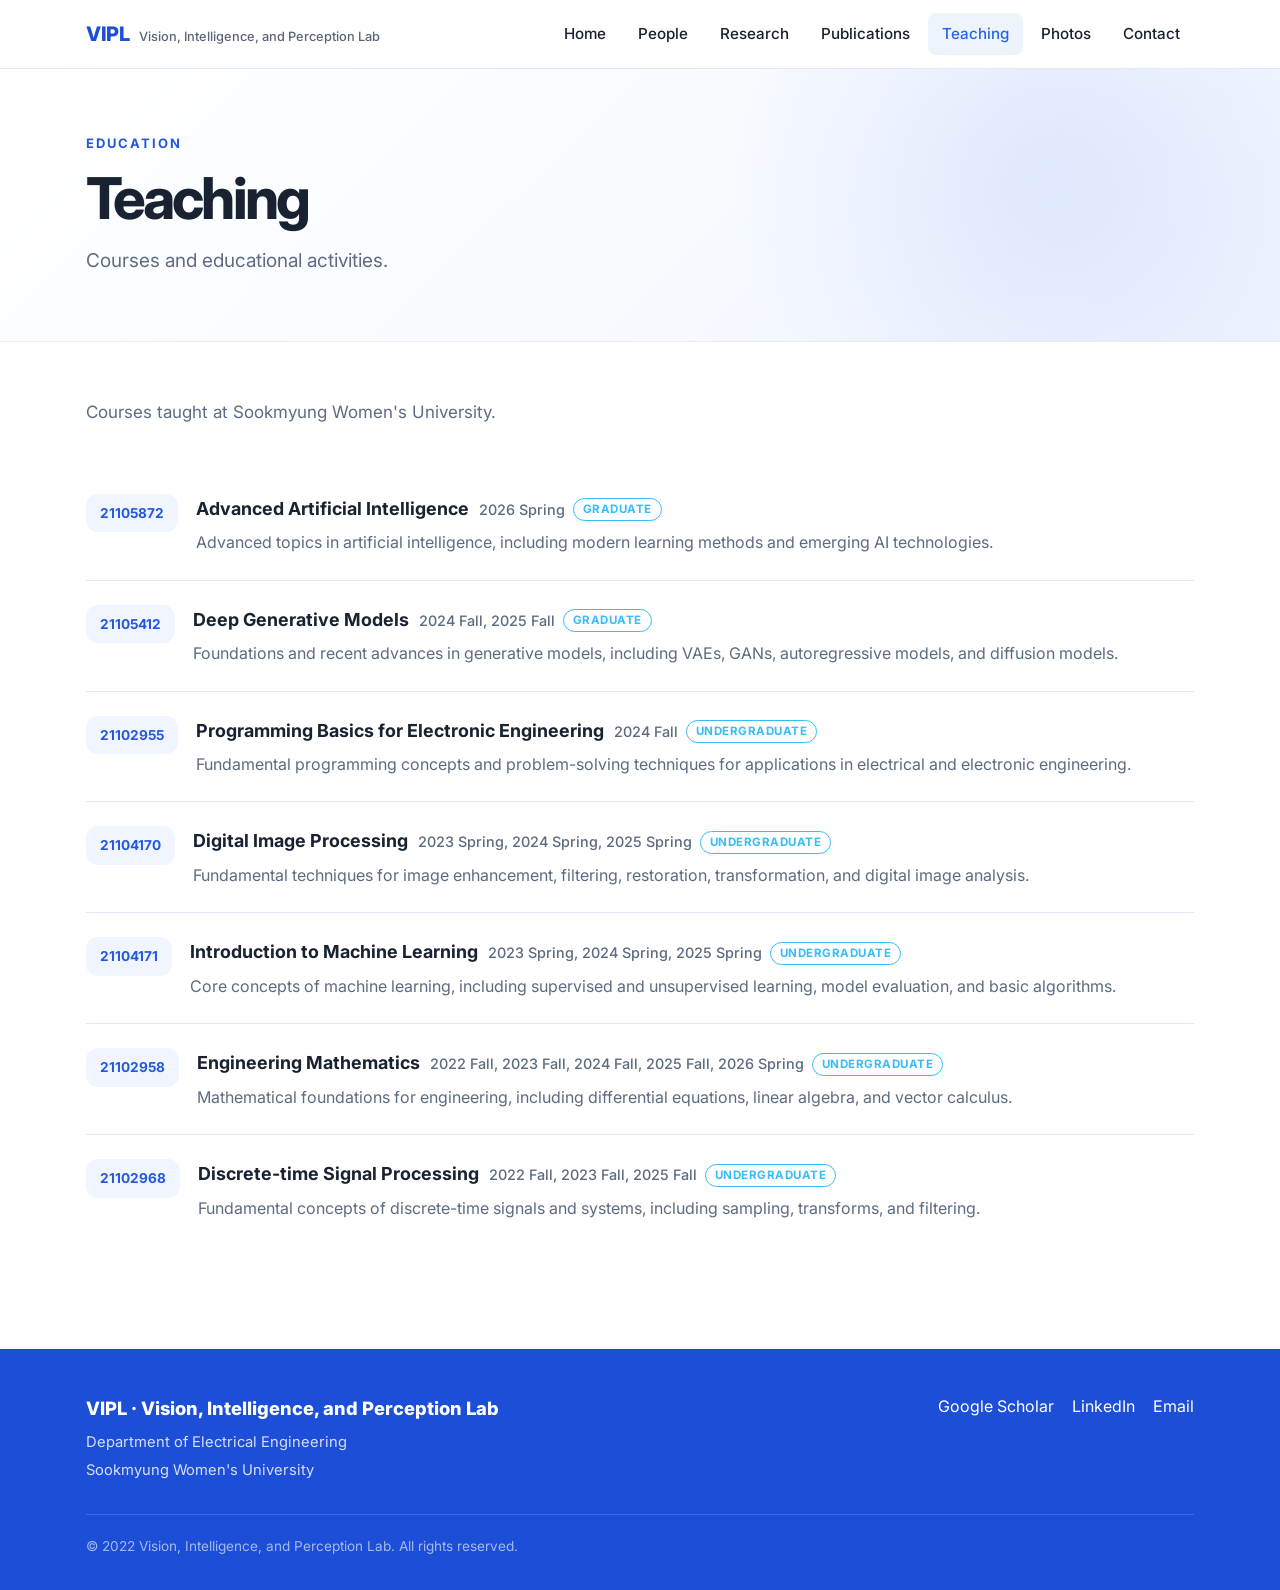
<file: teaching.html>
<!DOCTYPE html>
<html lang="en">
<head>
  <meta charset="UTF-8">
  <meta name="viewport" content="width=device-width, initial-scale=1.0">
  <title>Teaching — VIPL | Sookmyung Women's University</title>
  <meta name="description" content="Courses taught by the Vision, Intelligence, and Perception Lab.">
  <link rel="preconnect" href="https://fonts.googleapis.com">
  <link href="https://fonts.googleapis.com/css2?family=Inter:wght@400;500;600;700;800&display=swap" rel="stylesheet">
  <link rel="stylesheet" href="assets/css/style.css">
  <link rel="stylesheet" href="assets/css/modern-common.css">
</head>
<body data-page="teaching.html">
  <header class="site-header" id="site-header"></header>

  <section class="page-hero" id="page-hero" data-title="Teaching"
           data-subtitle="Courses and educational activities."></section>

  <section class="section" id="page-body"></section>

  <footer class="site-footer" id="site-footer"></footer>

  <script src="data/content.js"></script>
  <script src="assets/js/main.js"></script>
</body>
</html>
</file>
<file: assets/css/style.css>
/* =============================================================================
 *  VIPL Lab — Stylesheet
 *  디자인을 바꾸고 싶으면 아래 :root 의 색상 값만 바꿔도 전체 톤이 바뀝니다.
 * ========================================================================== */

:root {
  /* 브랜드 색상 — 이 값만 바꿔도 사이트 전체 색이 바뀝니다 */
  --brand:        #1d4ed8;   /* 선명한 파랑 (제목/푸터) */
  --brand-2:      #2563eb;   /* 밝은 파랑 (링크/버튼) */
  --accent:       #38bdf8;   /* 포인트 하늘색 */

  --bg:           #ffffff;
  --bg-soft:      #f3f7ff;   /* 아주 옅은 파랑 배경 */
  --bg-hero:      linear-gradient(135deg, #2563eb 0%, #38bdf8 100%);
  --text:         #182130;
  --text-muted:   #5b6675;
  --border:       #e2e8f5;
  --card-shadow:  0 1px 3px rgba(16,24,40,.06), 0 6px 20px rgba(16,24,40,.05);

  --maxw: 1120px;
  --radius: 14px;
  --font: "Inter", -apple-system, BlinkMacSystemFont, "Segoe UI", Roboto,
          "Helvetica Neue", "Apple SD Gothic Neo", "Malgun Gothic", sans-serif;
}

* { box-sizing: border-box; }

html { scroll-behavior: smooth; }

body {
  margin: 0;
  font-family: var(--font);
  color: var(--text);
  background: var(--bg);
  line-height: 1.65;
  -webkit-font-smoothing: antialiased;
}

a { color: var(--brand-2); text-decoration: none; }
a:hover { text-decoration: underline; }

.container {
  max-width: var(--maxw);
  margin: 0 auto;
  padding: 0 24px;
}

/* ---------------------------------------------------------------- Header/Nav */
.site-header {
  position: sticky;
  top: 0;
  z-index: 50;
  background: rgba(255,255,255,.92);
  backdrop-filter: saturate(180%) blur(10px);
  border-bottom: 1px solid var(--border);
}
.nav {
  display: flex;
  align-items: center;
  justify-content: space-between;
  height: 68px;
}
.brand {
  display: flex;
  align-items: baseline;
  gap: 10px;
  font-weight: 800;
  font-size: 1.25rem;
  color: var(--brand);
  letter-spacing: -.02em;
}
.brand:hover { text-decoration: none; }
.brand .brand-full {
  font-size: .8rem;
  font-weight: 500;
  color: var(--text-muted);
  letter-spacing: 0;
}
.nav-links {
  display: flex;
  gap: 4px;
  list-style: none;
  margin: 0;
  padding: 0;
}
.nav-links a {
  display: block;
  padding: 8px 14px;
  border-radius: 8px;
  color: var(--text);
  font-weight: 500;
  font-size: .95rem;
  transition: background .15s, color .15s;
}
.nav-links a:hover { background: var(--bg-soft); text-decoration: none; }
.nav-links a.active { color: var(--brand-2); background: #eef4fb; }

.nav-toggle {
  display: none;
  background: none;
  border: 1px solid var(--border);
  border-radius: 8px;
  padding: 6px 10px;
  font-size: 1.3rem;
  cursor: pointer;
  color: var(--brand);
}

@media (max-width: 760px) {
  .nav-toggle { display: block; }
  .nav-links {
    position: absolute;
    top: 68px; left: 0; right: 0;
    flex-direction: column;
    gap: 0;
    background: #fff;
    border-bottom: 1px solid var(--border);
    padding: 8px 16px 16px;
    display: none;
  }
  .nav-links.open { display: flex; }
  .nav-links a { padding: 12px 10px; }
  .brand .brand-full { display: none; }
}

/* ------------------------------------------------------------------- Hero */
.hero {
  background: var(--bg-hero);
  color: #fff;
  padding: 64px 0 68px;
  position: relative;
  overflow: hidden;
}
.hero::after {
  content: "";
  position: absolute;
  right: -120px; top: -120px;
  width: 420px; height: 420px;
  background: radial-gradient(circle, rgba(56,189,248,.35), transparent 70%);
  border-radius: 50%;
}
.hero h1 {
  font-size: clamp(1.7rem, 4vw, 2.6rem);
  line-height: 1.15;
  margin: 0 0 16px;
  letter-spacing: -.02em;
}
.hero p {
  font-size: clamp(1.05rem, 2vw, 1.3rem);
  color: rgba(255,255,255,.9);
  max-width: 52ch;
  margin: 0 0 32px;
}
.hero-buttons { display: flex; gap: 14px; flex-wrap: wrap; }

/* ------------------------------------------------------------------- Buttons */
.btn {
  display: inline-block;
  padding: 12px 24px;
  border-radius: 10px;
  font-weight: 600;
  font-size: .98rem;
  cursor: pointer;
  transition: transform .12s, box-shadow .15s, background .15s;
}
.btn:hover { text-decoration: none; transform: translateY(-1px); }
.btn-primary { background: #fff; color: var(--brand); }
.btn-primary:hover { box-shadow: 0 8px 24px rgba(0,0,0,.18); }
.btn-ghost {
  background: rgba(255,255,255,.12);
  color: #fff;
  border: 1px solid rgba(255,255,255,.4);
}
.btn-ghost:hover { background: rgba(255,255,255,.2); }

/* ------------------------------------------------------------------ Sections */
.section { padding: 72px 0; }
.section.alt { background: var(--bg-soft); }
.section-head { max-width: 640px; margin: 0 0 40px; }
.section-head.center { margin-left: auto; margin-right: auto; text-align: center; }
.eyebrow {
  text-transform: uppercase;
  letter-spacing: .12em;
  font-size: .78rem;
  font-weight: 700;
  color: var(--brand-2);
  margin: 0 0 10px;
}
h2.section-title {
  font-size: clamp(1.6rem, 3vw, 2.2rem);
  letter-spacing: -.02em;
  margin: 0 0 14px;
  color: var(--text);
}
.section-head p { color: var(--text-muted); font-size: 1.08rem; margin: 0; }

.page-hero {
  background: var(--bg-soft);
  border-bottom: 1px solid var(--border);
  padding: 56px 0;
}
.page-hero h1 {
  font-size: clamp(1.8rem, 4vw, 2.6rem);
  margin: 0 0 10px;
  letter-spacing: -.02em;
}
.page-hero p { color: var(--text-muted); font-size: 1.1rem; margin: 0; max-width: 60ch; }

.prose p { color: var(--text); font-size: 1.08rem; margin: 0 0 18px; }
.prose p:last-child { margin-bottom: 0; }

/* --------------------------------------------------------------------- Stats */
.stats {
  display: grid;
  grid-template-columns: repeat(auto-fit, minmax(140px, 1fr));
  gap: 20px;
  margin-top: 44px;
}
.stat {
  text-align: center;
  padding: 26px 16px;
  background: #fff;
  border: 1px solid var(--border);
  border-radius: var(--radius);
}
.stat .num {
  font-size: 2.2rem; font-weight: 800; color: var(--brand-2);
  line-height: 1; letter-spacing: -.02em;
}
.stat .lbl { color: var(--text-muted); font-size: .95rem; margin-top: 8px; }

/* --------------------------------------------------------------------- Cards */
.card-grid {
  display: grid;
  grid-template-columns: repeat(auto-fill, minmax(300px, 1fr));
  gap: 22px;
}
.card {
  background: #fff;
  border: 1px solid var(--border);
  border-radius: var(--radius);
  padding: 28px;
  box-shadow: var(--card-shadow);
  transition: transform .15s, box-shadow .15s;
}
.card:hover { transform: translateY(-3px); box-shadow: 0 10px 30px rgba(16,24,40,.1); }
.card .icon { font-size: 2rem; margin-bottom: 14px; }
.card h3 { margin: 0 0 10px; font-size: 1.2rem; letter-spacing: -.01em; }
.card p { margin: 0; color: var(--text-muted); }

/* ---------------------------------------------------------------- People */
.people-group { margin-bottom: 48px; }
.people-group h3 {
  font-size: 1.35rem;
  margin: 0 0 22px;
  padding-bottom: 10px;
  border-bottom: 2px solid var(--border);
}
.people-grid {
  display: grid;
  grid-template-columns: repeat(auto-fill, minmax(200px, 1fr));
  gap: 24px;
}
.person { text-align: center; }
.person .avatar {
  width: 128px; height: 128px;
  border-radius: 50%;
  margin: 0 auto 14px;
  object-fit: cover;
  background: var(--bg-hero);
  display: flex; align-items: center; justify-content: center;
  color: #fff; font-size: 2.2rem; font-weight: 700;
  border: 4px solid #fff;
  box-shadow: var(--card-shadow);
}
.person .name { font-weight: 700; font-size: 1.05rem; }
.person .role { color: var(--brand-2); font-size: .9rem; margin-top: 2px; }
.person .note { color: var(--text-muted); font-size: .88rem; margin-top: 6px; }

/* Professor card (larger, horizontal) */
.prof-card {
  display: grid;
  grid-template-columns: 200px 1fr;
  gap: 36px;
  align-items: start;
  background: #fff;
  border: 1px solid var(--border);
  border-radius: var(--radius);
  padding: 36px;
  box-shadow: var(--card-shadow);
  margin-bottom: 56px;
}
.prof-card .avatar { width: 180px; height: 180px; font-size: 3rem; }
.prof-card h3 { margin: 0 0 4px; font-size: 1.6rem; }
.prof-card .prof-title { color: var(--brand-2); font-weight: 600; margin: 0 0 4px; }
.prof-card .prof-meta { color: var(--text-muted); font-size: .95rem; margin: 0 0 16px; }
.prof-card .prof-bio { color: var(--text); margin: 0 0 18px; }
.tags { display: flex; flex-wrap: wrap; gap: 8px; margin-bottom: 16px; }
.tag {
  background: #eef4fb; color: var(--brand-2);
  padding: 5px 12px; border-radius: 100px;
  font-size: .82rem; font-weight: 600;
}
.inline-links { display: flex; gap: 16px; flex-wrap: wrap; }
@media (max-width: 620px) {
  .prof-card { grid-template-columns: 1fr; text-align: center; }
  .prof-card .avatar { margin: 0 auto; }
  .tags, .inline-links { justify-content: center; }
}

/* --------------------------------------------- People: clickable prof card */
.prof-kr { color: var(--text-muted); font-weight: 500; font-size: 1.1rem; }
.prof-card-link {
  text-decoration: none;
  color: inherit;
  cursor: pointer;
}
.prof-card-link:hover {
  text-decoration: none;
  transform: translateY(-3px);
  box-shadow: 0 12px 34px rgba(16,24,40,.14);
  border-color: var(--brand-2);
}
.view-profile {
  display: inline-block;
  margin-top: 16px;
  color: var(--brand-2);
  font-weight: 600;
  font-size: .95rem;
}
.prof-card-link:hover .view-profile { text-decoration: underline; }

/* People: Alumni call-to-action banner */
.alumni-cta {
  display: flex;
  align-items: center;
  justify-content: space-between;
  gap: 20px;
  margin-top: 8px;
  padding: 22px 28px;
  border-radius: var(--radius);
  background: linear-gradient(135deg, #eaf2ff 0%, #dbeafe 100%);
  border: 1px solid var(--border);
  text-decoration: none;
  transition: transform .15s, box-shadow .15s;
}
.alumni-cta:hover {
  text-decoration: none;
  transform: translateY(-2px);
  box-shadow: 0 10px 28px rgba(37,99,235,.18);
}
.alumni-cta-eyebrow {
  display: block;
  text-transform: uppercase;
  letter-spacing: .12em;
  font-size: .74rem;
  font-weight: 700;
  color: var(--brand-2);
}
.alumni-cta-title { display: block; font-size: 1.25rem; font-weight: 700; color: var(--brand); }
.alumni-cta-arrow { font-size: 1.6rem; color: var(--brand-2); }

/* ---------------------------------------------- Professor detail page */
.back-link {
  display: inline-block;
  margin-bottom: 24px;
  color: var(--brand-2);
  font-weight: 600;
  font-size: .92rem;
}
.prof-detail {
  display: grid;
  grid-template-columns: 240px 1fr;
  gap: 44px;
  align-items: start;
}
.prof-detail-side { position: sticky; top: 92px; text-align: center; }
.avatar.prof-detail-avatar {
  width: 220px; height: 220px; font-size: 3.6rem; margin: 0 auto 20px;
}
.prof-detail-links { display: flex; flex-direction: column; gap: 10px; }
.btn-link {
  display: block;
  padding: 10px 16px;
  border: 1px solid var(--border);
  border-radius: 10px;
  font-weight: 600;
  font-size: .92rem;
  color: var(--brand-2);
  background: #fff;
  transition: background .15s, border-color .15s;
}
.btn-link:hover { background: #eef4ff; border-color: var(--brand-2); text-decoration: none; }
.prof-detail-main h1 {
  font-size: clamp(1.8rem, 3.5vw, 2.4rem);
  margin: 0 0 6px;
  letter-spacing: -.02em;
}
.prof-detail-main .prof-title { font-size: 1.15rem; margin: 0 0 4px; }
.prof-contact {
  display: flex; flex-wrap: wrap; gap: 8px 22px;
  margin: 14px 0 4px; color: var(--text-muted); font-size: .95rem;
}
.prof-detail-bio { margin-top: 18px; }
.cv-block { margin-top: 34px; }
.cv-title {
  font-size: 1.25rem;
  margin: 0 0 14px;
  padding-bottom: 8px;
  border-bottom: 2px solid var(--border);
  color: var(--brand);
}
.cv-row {
  display: grid;
  grid-template-columns: 130px 1fr;
  gap: 18px;
  padding: 10px 0;
}
.cv-year { color: var(--brand-2); font-weight: 600; font-size: .92rem; }
.cv-main strong { display: block; font-weight: 700; }
.cv-org { color: var(--text-muted); font-size: .94rem; }
.cv-awards { margin: 0; padding-left: 20px; }
.cv-awards li { margin: 6px 0; }
@media (max-width: 720px) {
  .prof-detail { grid-template-columns: 1fr; gap: 28px; }
  .prof-detail-side { position: static; }
  .avatar.prof-detail-avatar { width: 160px; height: 160px; font-size: 2.8rem; }
  .cv-row { grid-template-columns: 1fr; gap: 2px; }
}

/* -------------------------------------------------------- Alumni page */
.alum-grid {
  display: grid;
  grid-template-columns: repeat(auto-fill, minmax(220px, 1fr));
  gap: 24px;
}
.alum-card {
  text-align: center;
  padding: 30px 20px 26px;
  background: #fff;
  border: 1px solid var(--border);
  border-radius: var(--radius);
  box-shadow: var(--card-shadow);
  transition: transform .15s, box-shadow .15s;
}
.alum-card:hover { transform: translateY(-4px); box-shadow: 0 12px 32px rgba(16,24,40,.12); }
.avatar.alum-avatar { width: 96px; height: 96px; font-size: 1.7rem; margin: 0 auto 14px; }
.alum-name { font-weight: 700; font-size: 1.08rem; }
.alum-badge {
  display: inline-block;
  margin-top: 8px;
  padding: 3px 12px;
  border-radius: 100px;
  font-size: .78rem;
  font-weight: 700;
  letter-spacing: .02em;
}
.alum-badge.phd { background: #ede9fe; color: #6d28d9; }
.alum-badge.ms  { background: #dbeafe; color: var(--brand-2); }
.alum-pos { margin-top: 10px; color: var(--text); font-size: .92rem; }
.alum-note { margin-top: 4px; color: var(--text-muted); font-size: .86rem; }

/* ----------------------------------------------------------- Publications */
.pub-year { margin-bottom: 40px; }
.pub-year > h3 {
  font-size: 1.4rem; color: var(--brand);
  margin: 0 0 18px; padding-bottom: 8px;
  border-bottom: 2px solid var(--border);
}
.pub {
  padding: 18px 0;
  border-bottom: 1px solid var(--border);
}
.pub:last-child { border-bottom: none; }
.pub .pub-title { font-weight: 700; font-size: 1.05rem; margin: 0 0 4px; }
.pub .pub-authors { color: var(--text); margin: 0 0 2px; font-size: .96rem; }
.pub .pub-authors .me { font-weight: 700; color: var(--brand); }
.pub .pub-venue { color: var(--text-muted); font-style: italic; font-size: .94rem; }
.pub .pub-links { margin-top: 8px; display: flex; gap: 10px; flex-wrap: wrap; }
.pub .pub-links a {
  font-size: .82rem; font-weight: 600;
  padding: 3px 12px; border: 1px solid var(--border);
  border-radius: 100px; color: var(--brand-2);
}
.pub .pub-links a:hover { background: #eef4fb; text-decoration: none; }

/* ------------------------------------------------------------------ News */
.timeline { max-width: 760px; }
.news-item {
  display: grid;
  grid-template-columns: 130px 1fr;
  gap: 24px;
  padding: 22px 0;
  border-bottom: 1px solid var(--border);
}
.news-item:last-child { border-bottom: none; }
.news-item .date { color: var(--brand-2); font-weight: 600; font-size: .92rem; }
.news-item h3 { margin: 0 0 6px; font-size: 1.12rem; }
.news-item p { margin: 0; color: var(--text-muted); }
@media (max-width: 560px) {
  .news-item { grid-template-columns: 1fr; gap: 4px; }
}

/* -------------------------------------------------------------- Teaching */
.course {
  display: grid;
  grid-template-columns: auto 1fr;
  gap: 6px 18px;
  align-items: baseline;
  padding: 22px 0;
  border-bottom: 1px solid var(--border);
}
.course:last-child { border-bottom: none; }
.course .course-code {
  grid-row: span 2;
  align-self: start;
  background: #eef4ff;
  color: var(--brand-2);
  font-weight: 700;
  font-size: .85rem;
  padding: 8px 14px;
  border-radius: 10px;
  white-space: nowrap;
}
.course .course-title { font-weight: 700; font-size: 1.12rem; margin: 0; }
.course .course-title .course-term {
  font-weight: 500; color: var(--text-muted); font-size: .9rem; margin-left: 10px;
}
.course .course-title .course-level {
  display: inline-block; margin-left: 8px;
  font-size: .72rem; font-weight: 700; letter-spacing: .04em;
  text-transform: uppercase; color: var(--accent);
  border: 1px solid var(--accent); border-radius: 100px; padding: 1px 9px;
  vertical-align: middle;
}
.course .course-desc { grid-column: 2; margin: 0; color: var(--text-muted); }
@media (max-width: 560px) {
  .course { grid-template-columns: 1fr; }
  .course .course-code { grid-row: auto; justify-self: start; }
  .course .course-desc { grid-column: 1; }
}

/* ---------------------------------------------------------------- Photos */
.photo-grid {
  display: grid;
  grid-template-columns: repeat(auto-fill, minmax(240px, 1fr));
  gap: 20px;
}
.photo {
  border-radius: var(--radius);
  overflow: hidden;
  border: 1px solid var(--border);
  background: #fff;
  box-shadow: var(--card-shadow);
  transition: transform .15s, box-shadow .15s;
}
.photo:hover { transform: translateY(-3px); box-shadow: 0 10px 30px rgba(16,24,40,.12); }
.photo .frame {
  aspect-ratio: 4 / 3;
  width: 100%;
  object-fit: cover;
  display: block;
}
.photo .placeholder {
  aspect-ratio: 4 / 3;
  display: flex; align-items: center; justify-content: center;
  background: linear-gradient(135deg, #eaf2ff 0%, #dbeafe 100%);
  color: var(--brand-2); font-size: 2.4rem;
}
.photo .caption {
  padding: 12px 16px; font-size: .92rem; color: var(--text-muted);
}

/* --------------------------------------------------------------- Contact */
.contact-grid {
  display: grid;
  grid-template-columns: 1fr 1fr;
  gap: 40px;
}
@media (max-width: 720px) { .contact-grid { grid-template-columns: 1fr; } }
.contact-list { list-style: none; padding: 0; margin: 0; }
.contact-list li {
  display: flex; gap: 14px; align-items: flex-start;
  padding: 14px 0; border-bottom: 1px solid var(--border);
}
.contact-list li:last-child { border-bottom: none; }
.contact-list .ci { font-size: 1.3rem; line-height: 1.4; }
.contact-list .ck { font-weight: 600; display: block; }
.contact-list .cv { color: var(--text-muted); }

/* ------------------------------------------------------- Home: Notice */
.notice-list { max-width: 1150px; }
.notice-item { padding: 4px 0 20px; }
.notice-item h3 {
  font-size: 1.12rem; margin: 0 0 8px; color: var(--brand);
}
.notice-item p { margin: 0; color: var(--text); }
.notice-item ul { margin: 0; padding-left: 20px; color: var(--text); }
.notice-item ul li { margin: 4px 0; }

/* --------------------------------------------------------- Home: News */
.news-list { max-width: 900px; }
.news-row {
  display: grid;
  grid-template-columns: 110px 1fr;
  gap: 18px;
  padding: 11px 0;
  border-bottom: 1px solid var(--border);
}
.news-row:last-child { border-bottom: none; }
.news-date { color: var(--brand-2); font-weight: 600; font-size: .92rem; white-space: nowrap; }
.news-text { color: var(--text); }
.news-text strong { color: var(--brand); font-weight: 700; }
.news-text a { font-weight: 600; }
@media (max-width: 560px) {
  .news-row { grid-template-columns: 1fr; gap: 2px; }
}
/* 10개 초과 항목은 기본 숨김, "More" 클릭 시 표시 */
.news-hidden { display: none; }
.news-list.expanded .news-hidden { display: grid; }
.more-wrap { margin-top: 20px; }
.more-btn {
  display: inline-flex;
  align-items: center;
  gap: 6px;
  background: #eef4ff;
  color: var(--brand-2);
  border: 1px solid var(--border);
  border-radius: 100px;
  padding: 9px 22px;
  font-size: .92rem;
  font-weight: 600;
  font-family: inherit;
  cursor: pointer;
  transition: background .15s, border-color .15s;
}
.more-btn:hover { background: #e0ecff; border-color: var(--brand-2); }
.more-btn .chev { font-size: .8rem; line-height: 1; }

/* --------------------------------------------------------- Home: Logo */
#home-logo { padding: 8px 0 56px; }
.home-logo-wrap { display: flex; justify-content: center; }
.home-logo {
  width: 260px;
  max-width: 60%;
  height: auto;
}
@media (max-width: 560px) {
  .home-logo-wrap { justify-content: center; }
  .home-logo { max-width: 80%; }
}

/* ------------------------------------------------------------------ Footer */
.site-footer {
  background: var(--brand);
  color: rgba(255,255,255,.82);
  padding: 44px 0 32px;
  margin-top: 0;
}
.site-footer a { color: #fff; }
.footer-inner {
  display: flex; justify-content: space-between;
  gap: 24px; flex-wrap: wrap;
}
.footer-brand { font-weight: 800; font-size: 1.15rem; color: #fff; margin-bottom: 6px; }
.footer-inner p { margin: 4px 0; font-size: .92rem; }
.footer-links { display: flex; gap: 18px; flex-wrap: wrap; }
.footer-bottom {
  margin-top: 28px; padding-top: 20px;
  border-top: 1px solid rgba(255,255,255,.15);
  font-size: .85rem; color: rgba(255,255,255,.6);
}

.empty-hint {
  color: var(--text-muted);
  background: var(--bg-soft);
  border: 1px dashed var(--border);
  border-radius: var(--radius);
  padding: 20px;
  text-align: center;
}
</file>
<file: assets/css/modern-common.css>
/* =========================================================
   VIPL — SHARED MODERN DESIGN
   Home / Research / People / Publications / ...
   ========================================================= */

:root {
  --vipl-blue: #2458df;
  --vipl-blue-dark: #1744bd;

  --vipl-text: #182230;
  --vipl-muted: #5d6b80;

  --vipl-bg: #ffffff;
  --vipl-soft: #f5f8ff;
  --vipl-border: #e2e8f2;

  --vipl-container: 1180px;
}


/* =========================================================
   SHARED CONTAINER
   ========================================================= */

.container {
  width: 100%;
  max-width: var(--vipl-container);

  margin: 0 auto;

  padding-left: 36px;
  padding-right: 36px;
}


/* =========================================================
   INNER PAGE HERO
   Research / People / Publications / ...
   ========================================================= */

.page-hero {
  /* Research 페이지와 동일한 hero 여백 */
  padding: 68px 0 64px;

  background:
    radial-gradient(
      circle at 82% 40%,
      rgba(36, 88, 223, 0.10),
      transparent 30%
    ),
    linear-gradient(
      135deg,
      #ffffff 0%,
      #f7faff 55%,
      #eef4ff 100%
    );

  border-bottom: 1px solid #e8edf5;
}

.page-hero h1 {
  margin: 0;

  /* Research 페이지와 동일한 제목 크기 */
  font-size: clamp(46px, 4.5vw, 58px);
  line-height: 1.05;

  letter-spacing: -0.05em;
  font-weight: 750;

  color: var(--vipl-text);
}

.page-hero p {
  max-width: 720px;

  margin: 18px 0 0;

  /* Research 페이지와 동일한 부제 크기 */
  font-size: 19px;
  line-height: 1.6;

  color: var(--vipl-muted);
}



/* =========================================================
   RESEARCH PAGE
   ========================================================= */

/* Research 페이지에서는 기존 page-body padding 제거 */
body[data-page="research.html"] #page-body {
  padding-top: 0 !important;
  padding-bottom: 0 !important;
}

.research-page {
  padding-top: 56px;
  padding-bottom: 104px;
}

/* Intro */

.research-intro {
  max-width: 1080px;
  margin-bottom: 42px;
}

.research-intro-text {
  max-width: none;
  width: 100%;
}

.research-intro-label {
  margin: 0 0 12px !important;

  font-size: 12px !important;
  line-height: 1 !important;
  font-weight: 700;

  letter-spacing: 0.14em;
  text-transform: uppercase;

  color: var(--vipl-blue) !important;
}

.research-intro h2 {
  margin: 0 0 16px;

  font-size: 32px;
  line-height: 1.2;
  font-weight: 700;

  letter-spacing: -0.035em;

  color: var(--vipl-text);
}

.research-intro-text {
  margin: 0 !important;

  font-size: 17px !important;
  line-height: 1.75 !important;

  color: var(--vipl-muted) !important;
}

.research-intro p {
  margin: 0;

  font-size: 17px;
  line-height: 1.75;

  color: var(--vipl-muted);
}


/* =========================================================
   RESEARCH HERO
   ========================================================= */

body[data-page="research.html"] .page-hero {
  padding: 68px 0 64px;
}

body[data-page="research.html"] .page-hero h1::before {
  content: "RESEARCH AT VIPL";

  display: block;

  margin-bottom: 18px;

  font-size: 13px;
  line-height: 1;
  font-weight: 700;

  letter-spacing: 0.14em;

  color: var(--vipl-blue);
}

body[data-page="research.html"] .page-hero h1 {
  font-size: clamp(46px, 4.5vw, 58px);
  letter-spacing: -0.05em;
}

body[data-page="research.html"] .page-hero p {
  margin-top: 18px;

  font-size: 19px;
  line-height: 1.6;

  color: var(--vipl-muted);
}

/* =========================================================
   RESEARCH GRID
   ========================================================= */

.research-grid {
  width: 100%;

  display: grid;

  grid-template-columns:
    repeat(3, minmax(0, 1fr));

  gap: 22px;
}


/* =========================================================
   RESEARCH CARD
   ========================================================= */

.research-card {
  box-sizing: border-box;

  min-height: 270px;

  padding: 30px;

  background: #ffffff;

  border: 1px solid var(--vipl-border);
  border-radius: 18px;

  box-shadow:
    0 6px 20px rgba(20, 40, 80, 0.045);

  transition:
    transform 0.25s ease,
    box-shadow 0.25s ease,
    border-color 0.25s ease;
}

.research-card:hover {
  transform: translateY(-4px);

  border-color: #c9d6f5;

  box-shadow:
    0 16px 38px rgba(30, 60, 120, 0.09);
}


/* =========================================================
   RESEARCH ICON
   ========================================================= */

.research-icon {
  width: 48px;
  height: 48px;

  display: flex;
  align-items: center;
  justify-content: center;

  margin-bottom: 20px;

  border-radius: 13px;

  background: #f0f5ff;

  font-size: 24px;
  line-height: 1;
}


/* =========================================================
   RESEARCH TYPOGRAPHY
   ========================================================= */

.research-card h3 {
  margin: 0 0 12px;

  font-size: 20px;
  line-height: 1.35;

  font-weight: 700;
  letter-spacing: -0.02em;

  color: var(--vipl-text);
}

.research-card p {
  margin: 0;

  font-size: 16px;
  line-height: 1.7;

  color: var(--vipl-muted);
}

/* =========================================================
   RESEARCH PHILOSOPHY
   ========================================================= */

.research-philosophy {
  margin-top: 96px;

  padding-top: 72px;

  border-top: 1px solid var(--vipl-border);
}


/* Heading */

.research-philosophy-head {
  margin-bottom: 42px;
}

.research-philosophy-head h2 {
  margin: 0;

  font-size: 36px;
  line-height: 1.2;

  letter-spacing: -0.04em;

  color: var(--vipl-text);
}


/* 3-column philosophy */

.research-philosophy-grid {
  display: grid;

  grid-template-columns:
    repeat(3, minmax(0, 1fr));

  gap: 42px;
}


.research-philosophy-item {
  padding-top: 22px;

  border-top: 3px solid var(--vipl-blue);
}


.research-philosophy-item h3 {
  margin: 0 0 16px;

  font-size: 20px;
  line-height: 1.35;

  color: var(--vipl-text);
}


.research-philosophy-item p {
  margin: 0;

  font-size: 15.5px;
  line-height: 1.78;

  color: var(--vipl-muted);
}


/* Closing statement */

.research-closing {
  margin-top: 60px;

  padding: 32px 36px;

  background:
    linear-gradient(
      135deg,
      #f1f6ff 0%,
      #f7f9ff 100%
    );

  border-left: 4px solid var(--vipl-blue);
  border-radius: 0 16px 16px 0;
}


.research-closing p {
  margin: 0;

  font-size: 19px;
  line-height: 1.65;

  color: var(--vipl-text);
}


/* =========================================================
   TABLET
   ========================================================= */

@media (max-width: 900px) {

  .container {
    padding-left: 26px;
    padding-right: 26px;
  }

  .page-hero {
    padding: 60px 0;
  }

  .research-page {
    padding-top: 64px;
    padding-bottom: 84px;
  }

  .research-grid {
    grid-template-columns:
      repeat(2, minmax(0, 1fr));
  }
   
   .research-philosophy-grid {
      grid-template-columns: 1fr;
      gap: 32px;
   } 
   .research-philosophy {
      margin-top: 72px;
      padding-top: 56px;
   }
}


/* =========================================================
   MOBILE
   ========================================================= */

@media (max-width: 600px) {

  .container {
    padding-left: 20px;
    padding-right: 20px;
  }

  .page-hero {
    padding: 48px 0;
  }

  .page-hero h1 {
    font-size: 40px;
  }

  .page-hero p {
    font-size: 16px;
  }

  .research-page {
    padding-top: 48px;
    padding-bottom: 64px;
  }

  .research-intro {
    margin-bottom: 32px;
  }

  .research-grid {
    grid-template-columns: 1fr;
  }

  .research-card {
    min-height: auto;
    padding: 26px;
  }
}


/* =========================================================
   MODERN SUBPAGES
   People / Publications / Professor / Alumni / Teaching /
   Photos / Contact — matched to the Research page aesthetic.
   ========================================================= */

/* ---------- Shared inner-page body spacing (Research 페이지와 동일) ---------- */
body:not([data-page="index.html"]):not([data-page="research.html"]) #page-body {
  padding-top: 56px;
  padding-bottom: 104px;
}

/* ---------- Shared inner-page intro (Research intro 톤에 맞춤) ---------- */
body:not([data-page="index.html"]):not([data-page="research.html"]) .section-head {
  max-width: 1080px;
  margin: 0 0 42px;
}
body:not([data-page="index.html"]):not([data-page="research.html"]) .section-head p,
.pub-intro p{
  font-size: 17px;
  line-height: 1.75;
  color: var(--vipl-muted);
}

/* ---------- Shared hero eyebrow labels ---------- */
body[data-page="people.html"] .page-hero h1::before,
body[data-page="publications.html"] .page-hero h1::before,
body[data-page="professor.html"] .page-hero h1::before,
body[data-page="alumni.html"] .page-hero h1::before,
body[data-page="teaching.html"] .page-hero h1::before,
body[data-page="photos.html"] .page-hero h1::before,
body[data-page="contact.html"] .page-hero h1::before {
  display: block;
  margin-bottom: 18px;

  font-size: 13px;
  line-height: 1;
  font-weight: 700;

  letter-spacing: 0.14em;

  color: var(--vipl-blue);
}
body[data-page="people.html"] .page-hero h1::before      { content: "PEOPLE AT VIPL"; }
body[data-page="publications.html"] .page-hero h1::before { content: "RESEARCH OUTPUT"; }
body[data-page="professor.html"] .page-hero h1::before    { content: "FACULTY AT VIPL"; }
body[data-page="alumni.html"] .page-hero h1::before       { content: "WHERE THEY ARE NOW"; }
body[data-page="teaching.html"] .page-hero h1::before      { content: "EDUCATION"; }
body[data-page="photos.html"] .page-hero h1::before       { content: "LIFE IN THE LAB"; }
body[data-page="contact.html"] .page-hero h1::before      { content: "GET IN TOUCH"; }


/* =========================================================
   MODERN AVATARS — portrait framing
   Photos are portrait (e.g. 3:4). The old circular/square
   crop distorted them, so frame every avatar as a rounded
   portrait with object-fit: cover (no stretching).
   ========================================================= */

.avatar {
  object-fit: cover;
  object-position: center top;
}

/* Team member avatars */
.people-grid {
  display: grid;
  grid-template-columns: repeat(3, minmax(0, 1fr));

  gap: 48px;

  align-items: start;
}

/*

   =========================================================
   PEOPLE — STUDENT INFO
   ========================================================= */

.person {
  min-width: 0;

  display: flex;
  flex-direction: column;
  align-items: center;

  text-align: center;
}

/* =========================================================
   PEOPLE — STUDENT PHOTO
   ========================================================= */

.person .avatar {
  display: block;

  width: 180px;
  height: 225px;

  margin: 0 0 18px;

  object-fit: cover;
  object-position: center 35%;

  background: #f7f9fc;

  border: 1px solid #e3e8f0;
  border-radius: 8px;

  box-shadow:
    0 5px 16px rgba(20, 40, 80, 0.055);
}

/* =========================================================
   NAME
   ========================================================= */

.person .name {
  width: 100%;

  margin: 0 0 7px;

  font-size: 18px;
  line-height: 1.35;

  font-weight: 700;
  letter-spacing: -0.02em;

  color: var(--vipl-text);

  text-align: center;
}

/* =========================================================
   EMAIL
   ========================================================= */

.person-email {
  width: 100%;

  margin: 0 0 7px;

  font-size: 13.5px;
  line-height: 1.5;

  font-weight: 500;

  color: #53647b;

  text-align: center;

  overflow-wrap: anywhere;
}

/* =========================================================
   EDUCATION
   ========================================================= */

.person-education {
  width: 100%;

  margin: 0;

  font-size: 13.5px;
  line-height: 1.55;

  font-weight: 400;

  color: var(--vipl-muted);

  text-align: center;
}
.people-intro {
  margin-bottom: 34px;
}

.people-eyebrow {
  margin: 0 0 14px;

  font-size: 12px;
  line-height: 1;

  font-weight: 700;
  letter-spacing: 0.14em;

  color: var(--vipl-blue);
}

.people-intro h2 {
  margin: 0;

  font-size: 34px;
  line-height: 1.2;

  font-weight: 700;
  letter-spacing: -0.035em;

  color: var(--vipl-text);
}


/* =========================================================
   PEOPLE — group headings
   ========================================================= */

.people-group { margin-bottom: 64px; }

.people-group h3 {
  position: relative;

  margin: 0 0 30px;
  padding-bottom: 16px;

  font-size: 22px;
  font-weight: 700;
  letter-spacing: -0.02em;

  color: var(--vipl-text);

  border-bottom: 1px solid var(--vipl-border);
}
.people-group h3::after {
  content: "";

  position: absolute;
  left: 0;
  bottom: -1px;

  width: 46px;
  height: 3px;

  background: var(--vipl-blue);
}

/* =========================================================
   PEOPLE / PROFESSOR — NAME
   ========================================================= */

.prof-kr {
  margin-left: 9px;

  font-size: 20px;
  line-height: 1.25;
  font-weight: 700;

  letter-spacing: -0.03em;

  color: var(--vipl-text);
}

/* =========================================================
   PEOPLE — Principal Investigator card
   ========================================================= */

.prof-card {
  grid-template-columns: 210px 1fr;
  gap: 42px;

  padding: 38px;

  background:
    linear-gradient(
      135deg,
      #ffffff 0%,
      #fbfcff 58%,
      #f7faff 100%
    );

  border: 1px solid #dde5f1;
  border-radius: 14px;

  box-shadow:
    0 8px 26px rgba(25, 45, 90, 0.045);

  transition:
    transform 0.2s ease,
    border-color 0.2s ease,
    box-shadow 0.2s ease;
}


.prof-card .avatar {
  width: 100%;
  max-width: 210px;
  height: auto;

  aspect-ratio: 4 / 5;

  margin: 0;

  border-radius: 10px;

  border: 1px solid #e1e6ef;

  box-shadow:
    0 8px 20px rgba(20, 40, 80, 0.07);
}


/* Text */


.prof-card h3 {
  margin: 0;

  font-size: 24px;
  line-height: 1.25;

  font-weight: 700;
  letter-spacing: -0.03em;

  color: var(--vipl-text);
   
  border-bottom: none;
}

.prof-card h3::before,
.prof-card h3::after {
  display: none;
  content: none;
}

.prof-card .prof-title {
  margin: 0 0 5px;

  font-size: 16px;
  font-weight: 700;

  color: var(--vipl-blue);
}

.prof-card .prof-meta {
  margin: 0 0 22px;

  font-size: 15px;
  line-height: 1.6;

  font-weight: 500;

  color: #000108;
}

.prof-card .prof-bio {
  max-width: 820px;

  margin: 0 0 22px;

  font-size: 16px;
  line-height: 1.75;

  font-weight: 400;

  color: #46556b;
}

.prof-detail-bio {
  max-width: 900px;

  margin-top: 34px;
  margin-bottom: 58px;
}

.prof-detail-bio p {
  margin: 0 0 18px;

  font-size: 16.5px;
  line-height: 1.78;

  font-weight: 400;

  color: #46556b;
}

.prof-detail-bio p:last-child {
  margin-bottom: 0;
}

.prof-detail-bio p:first-child {
  font-size: 17px;

  font-weight: 500;

  color: #344256;
}

/* tag */
.prof-card .tag,
.prof-detail .tag {
  padding: 5px 9px;

  background: #f6f8fc;

  border: 1px solid #e4e9f2;
  border-radius: 5px;

  font-size: 12.5px;
  line-height: 1.4;

  font-weight: 600;

  color: #44546a;
}

/* Research Interests */
.prof-detail-interests {
  margin: 0 0 30px;
}


.prof-detail-label {
  display: block;

  margin-bottom: 10px;

  font-size: 10px;
  line-height: 1;

  font-weight: 700;

  letter-spacing: 0.14em;
  text-transform: uppercase;

  color: #8390a2;
}


.prof-detail .tag {
  padding: 5px 9px;

  background: #f6f8fc;

  border: 1px solid #e4e9f2;
  border-radius: 5px;

  font-size: 12.5px;
  line-height: 1.4;

  font-weight: 600;

  color: #44546a;
}

.prof-card:hover .view-profile {
  transform: translateX(3px);
}

/* Full profile */

.view-profile {
  display: inline-flex;
  align-items: center;
  gap: 8px;

  margin-top: 30px;

  font-size: 16px;
  line-height: 1.5;
  font-weight: 700;

  color: var(--vipl-blue);

  text-decoration: none;

  transition:
    color 0.2s ease,
    gap 0.2s ease;
}

/* =========================================================
   PEOPLE / PROFESSOR — RESEARCH INTERESTS
   ========================================================= */

.prof-interests {
  margin-top: 24px;
}

.prof-interests-label {
  display: block;

  margin-bottom: 10px;

  font-size: 16px;
  line-height: 1.4;

  font-weight: 500;

  color: var(--vipl-text);
}

.prof-interests .tags {
  display: flex;
  flex-wrap: wrap;

  gap: 8px;
}

.prof-interests .tag {
  padding: 5px 10px;

  background: #f6f8fc;

  border: 1px solid #e3e8f1;
  border-radius: 5px;

  font-size: 12.5px;
  line-height: 1.4;

  font-weight: 600;

  color: #46566d;
}

.view-profile:hover {
  color: var(--vipl-blue-dark);
  gap: 12px;
}

.view-profile-arrow {
  transition: transform 0.2s ease;
}

.view-profile:hover .view-profile-arrow {
  transform: translateX(2px);
}

/* =========================================================
   PEOPLE — CURRENT MEMBERS
   ========================================================= */

.members-intro {
  margin-top: 82px;
  margin-bottom: 18px;
}

.members-eyebrow {
  margin: 0;

  font-size: 12px;
  line-height: 1;

  font-weight: 700;
  letter-spacing: 0.14em;

  color: var(--vipl-blue);
}

.member-group {
  margin-top: 0;
  margin-bottom: 58px;
}

.member-group + .member-group {
  margin-top: 64px;
}

.member-group-title {
  margin: 0 0 28px;

  padding-bottom: 14px;

  font-size: 24px;
  line-height: 1.25;

  font-weight: 700;
  letter-spacing: -0.03em;

  color: var(--vipl-text);

  border-bottom: 1px solid var(--vipl-border);
}

.member-group-title::before,
.member-group-title::after {
  display: none !important;
  content: none !important;
}

/* =========================================================
   PEOPLE — Research tags
   ========================================================= */

.tag {
  padding: 5px 10px;

  background: #f5f7fb;

  border: 1px solid #e6ebf3;
  border-radius: 5px;

  font-size: 13px;
  font-weight: 600;

  color: #43516a;
}



/* =========================================================
   PEOPLE — Alumni call-to-action banner
   ========================================================= */

.alumni-cta {
  padding: 26px 32px;

  border: 1px solid var(--vipl-border);
  border-radius: 18px;

  background: linear-gradient(135deg, #f1f6ff 0%, #eaf1ff 100%);
}
.alumni-cta:hover {
  transform: translateY(-3px);
  border-color: #c9d6f5;
  box-shadow: 0 16px 38px rgba(30, 60, 120, 0.10);
}
.alumni-cta-eyebrow { color: var(--vipl-blue); }
.alumni-cta-title { color: var(--vipl-text); }
.alumni-cta-arrow { color: var(--vipl-blue); }

.alumni-group {
  margin-top: 42px;
}

.alumni-group:first-of-type {
  margin-top: 32px;
}

.alumni-group + .alumni-group {
  margin-top: 72px;
}

.alumni-group-title {
  margin: 0 0 24px;

  font-size: 24px;
  font-weight: 700;
  color: var(--vipl-text);
}

/* =========================================================
   PROFESSOR — DETAIL PAGE
   ========================================================= */

.professor-page {
  padding-top: 58px;
  padding-bottom: 110px;
}


/* =========================================================
   PROFESSOR — BACK LINK
   ========================================================= */

.professor-page .back-link {
  display: inline-flex;
  align-items: center;
  gap: 8px;

  margin-bottom: 34px;

  font-size: 16px;
  line-height: 1.5;
  font-weight: 700;

  color: var(--vipl-blue);
  text-decoration: none;

  transition:
    color 0.2s ease,
    transform 0.2s ease;
}

.professor-page .back-link:hover {
  color: var(--vipl-blue-dark);
  transform: translateX(-3px);
  text-decoration: none;
}


.prof-detail {
  display: grid;

  grid-template-columns: 200px minmax(0, 1fr);

  gap: 48px;

  align-items: start;
}

.prof-detail-header {
  margin-bottom: 28px;
}

.prof-detail-main h1 {
  margin: 0 0 16px;

  font-size: 38px;
  line-height: 1.15;

  font-weight: 700;
  letter-spacing: -0.04em;

  color: var(--vipl-text);
}


.prof-detail-main .prof-kr {
  margin-left: 10px;

  font-size: 20px;
  line-height: 1.2;

  font-weight: 700;

  color: var(--vipl-text);
}


.prof-detail-main .prof-title {
  margin: 0 0 8px;

  font-size: 18px;
  line-height: 1.5;

  font-weight: 650;

  color: var(--vipl-blue);
}


.prof-detail-main .prof-meta {
  margin: 0;

  font-size: 15.5px;
  line-height: 1.6;

  font-weight: 500;

  color: #000108;
}

.prof-contact {
  margin-bottom: 28px;
  color: #000108;
}


.prof-contact-item {
  display: flex;
  flex-direction: column;

  gap: 6px;
}


.prof-contact-label {
  font-size: 10px;
  line-height: 1;

  font-weight: 700;

  letter-spacing: 0.14em;
  text-transform: uppercase;

  color:  #000108;
}


.prof-contact-value {
  font-size: 14px;
  line-height: 1.5;

  font-weight: 500;

  color: #000108;
}


.avatar.prof-detail-avatar {
  width: 100%;
  max-width: 176px;
  height: auto;
  aspect-ratio: 4 / 5;

  margin: 0 auto 20px;

  border-radius: 18px;
  border: 1px solid var(--vipl-border);

  box-shadow: 0 10px 26px rgba(20, 40, 80, 0.10);
}

.btn-link {
  border-color: var(--vipl-border);
  color: var(--vipl-blue);
  border-radius: 12px;
}
.btn-link:hover { background: #f0f5ff; border-color: #c9d6f5; }


/* =========================================================
   PROFESSOR — SIDEBAR LINKS
   ========================================================= */

.prof-detail-links {
  display: flex;
  flex-direction: column;

  margin-top: 24px;

  border-top: 1px solid var(--vipl-border);
}

.prof-detail-links .btn-link {
  display: flex;

  align-items: center;
  justify-content: space-between;

  width: 100%;

  padding: 14px 2px;

  background: transparent;

  border: 0;
  border-bottom: 1px solid var(--vipl-border);
  border-radius: 0;

  box-shadow: none;

  font-size: 14px;
  line-height: 1.4;
  font-weight: 600;

  color: #3f4d63;

  text-decoration: none;

  transition:
    color 0.2s ease,
    padding-left 0.2s ease;
}


/* External-link arrow */

.prof-detail-links .btn-link::after {
  content: "↗";

  margin-left: 12px;

  font-size: 13px;
  font-weight: 600;

  color: var(--vipl-blue);
}


/* Hover */

.prof-detail-links .btn-link:hover {
  margin-top: 24px;
   
  padding-left: 5px;

  background: transparent;

  border-color: var(--vipl-border);

  color: var(--vipl-blue);

  box-shadow: none;
  transform: none;
}

.prof-detail-main .prof-title { color: var(--vipl-blue); }
.prof-detail-main .prof-meta { color: #344256; }
.prof-detail-main .prof-interests {
  margin-top: 0;
  margin-bottom: 32px;
}

.cv-block {
  margin-top: 52px;
}


.cv-title {
  margin: 0 0 24px;

  padding-bottom: 14px;

  font-size: 24px;
  line-height: 1.25;

  font-weight: 700;
  letter-spacing: -0.03em;

  color: var(--vipl-text);

  border-bottom: 1px solid var(--vipl-border);
}


.cv-title::before {
  content: "";

  display: block;

  width: 36px;
  height: 3px;

  margin-bottom: 13px;

  background: var(--vipl-blue);
}

/* =========================================================
   PROFESSOR — EDUCATION DETAILS
   ========================================================= */

.cv-education-detail {
  display: block;

  margin-top: 6px;

  font-size: 14px;
  line-height: 1.55;

  font-weight: 400;

  color: var(--vipl-muted);
}

.cv-detail-label {
  font-weight: 600;

  color: #4b5a70;
}

.cv-education-detail em {
  font-style: italic;

  color: #4b5a70;
}

.cv-year {
  color: var(--vipl-blue);
  line-height: 1.45;
  white-space: nowrap;   /* 날짜의 각 부분(시작/끝)이 중간에서 쪼개지지 않도록 */
}
.cv-org {
  display: block;

  margin-top: 5px;

  color: var(--vipl-muted);
}

/* Academic Activities — 항목 텍스트(과하지 않은 강조) */
.cv-activity {
  font-weight: 500;
  color: var(--vipl-text);
}

/* Academic Services — role + detail */
.cv-service {
  padding: 12px 0;
  border-bottom: 1px solid var(--vipl-border);
}
.cv-service:last-child { border-bottom: none; }
.cv-service-role {
  font-weight: 700;
  color: var(--vipl-text);
}
.cv-service-detail {
  margin-top: 3px;
  font-size: 0.95rem;
  color: var(--vipl-muted);
}

/* Invited Talks — period + title + detail */
.cv-talk {
  padding: 14px 0;
  border-bottom: 1px solid var(--vipl-border);
}
.cv-talk:last-child { border-bottom: none; }

/* 10개 초과 항목은 기본 숨김, "More" 클릭 시 표시 */
.talk-hidden { display: none; }
.cv-talk-list.expanded .talk-hidden { display: block; }
.cv-block .more-wrap { margin-top: 18px; }
.cv-talk-head {
  display: flex;
  flex-wrap: wrap;
  align-items: baseline;
  gap: 4px 10px;
}
.cv-talk-period {
  font-size: 0.9rem;
  font-weight: 600;
  color: var(--vipl-blue);
  white-space: nowrap;
}
.cv-talk-title {
  font-weight: 700;
  color: var(--vipl-text);
}
.cv-talk-detail {
  margin-top: 5px;
  font-size: 0.95rem;
  color: var(--vipl-muted);
}


/* =========================================================
   ALUMNI — grid page
   ========================================================= */

.alum-grid {
  grid-template-columns: repeat(auto-fill, minmax(230px, 1fr));
  gap: 26px;
}
.alum-card {
  padding: 30px 22px 26px;

  border: 1px solid var(--vipl-border);
  border-radius: 18px;

  box-shadow: 0 6px 20px rgba(20, 40, 80, 0.045);
}
.alum-card:hover {
  transform: translateY(-4px);
  border-color: #c9d6f5;
  box-shadow: 0 16px 38px rgba(30, 60, 120, 0.09);
}
.avatar.alum-avatar {
  width: 100%;
  max-width: 128px;
  height: auto;
  aspect-ratio: 4 / 5;

  margin: 0 auto 16px;

  border-radius: 14px;
  border: 1px solid var(--vipl-border);

  font-size: 1.7rem;
}

.alum-name {
  color: var(--vipl-text);
}

/* Alumni badge — common style */
.alum-badge {
  display: inline-flex;
  align-items: center;

  margin-top: 8px;
  padding: 7px 13px;

  border-radius: 999px;

  font-size: 14px;
  line-height: 1;
  font-weight: 700;
}

/* Ph.D. */
.alum-badge.phd {
  background: #e8edf5;
  color: #334a68;
}

/* M.S. */
.alum-badge.ms {
  background: #e6efff;
  color: var(--vipl-blue);
}

/* Undergraduate / Intern */
.alum-badge.undergrad {
  background: #e7f7f4;
  color: #24766d;
}

.alum-pos {
  color: var(--vipl-text);
}

.alum-note { color: var(--vipl-muted); }


/* =========================================================
   PUBLICATIONS
   ========================================================= */

body[data-page="publications.html"] #page-body {
  padding-top: 0 !important;
  padding-bottom: 0 !important;
}


/* =========================================================
   PUBLICATIONS — PAGE
   ========================================================= */

.pub-page {
  padding-top: 56px;
  padding-bottom: 104px;
}


/* =========================================================
   PUBLICATIONS — INTRO
   ========================================================= */

.pub-intro {
  max-width: 1080px;
  margin-bottom: 42px;
}


/* Eyebrow */

.pub-intro .pub-intro-label {
  margin: 0 0 12px !important;
   
  font-size: 12px !important;;
  line-height: 1 !important;;
  font-weight: 700;
   
  letter-spacing: 0.14em;  
   text-transform: uppercase;

  color: var(--vipl-blue) !important;;
}

/* Heading */

.pub-intro h2 {
  margin: 0 0 16px;

  font-size: 32px;
  line-height: 1.2;
  font-weight: 700;

  letter-spacing: -0.035em;

  color: var(--vipl-text);
}


/* Supporting text */

.pub-intro .pub-intro-text {
  margin: 0 !important;

  font-size: 17px !important;
  line-height: 1.75 !important;

  color: var(--vipl-muted) !important;
}

/* Publication footnote */
body[data-page="publications.html"] #page-body {
  padding-top: 0 !important;
  padding-bottom: 0 !important;
}

.pub-note {
  display: block;

  margin-top: 32px;
  padding: 0;

  background: transparent;

  border: 0;
  border-radius: 0;

  font-size: 12.5px;
  line-height: 1.6;

  font-weight: 500;
  letter-spacing: 0;

  color: #7a8798;
}

/* Year group heading with blue accent bar */
.pub-year { margin-bottom: 56px; }
.pub-year > h3 {
  position: relative;

  margin: 0 0 26px;
  padding-bottom: 14px;

  font-size: 24px;
  font-weight: 700;
  letter-spacing: -0.02em;

  color: var(--vipl-text);

  border-bottom: 1px solid var(--vipl-border);
}
.pub-year > h3::after {
  content: "";

  position: absolute;
  left: 0;
  bottom: -1px;

  width: 46px;
  height: 3px;

  background: var(--vipl-blue);
}

/* Two-column publication cards */
.pub-list {
  display: grid;
  gap: 22px;
}
.pub-list .pub {
  display: grid;
  grid-template-columns: minmax(0, 1fr) 320px;
  gap: 34px;
  align-items: center;

  padding: 26px 30px;

  background: #ffffff;
  border: 1px solid var(--vipl-border);
  border-radius: 18px;

  box-shadow: 0 6px 20px rgba(20, 40, 80, 0.045);

  transition:
    transform 0.25s ease,
    box-shadow 0.25s ease,
    border-color 0.25s ease;
}

.pub-list .pub.pub-no-figure {
  grid-template-columns: 1fr;
}

.pub-list .pub:last-child { border-bottom: 1px solid var(--vipl-border); }

.pub-list .pub:hover {
  transform: translateY(-3px);
  border-color: #c9d6f5;
  box-shadow: 0 18px 40px rgba(30, 60, 120, 0.10);
}

/* Left column — text */

/* Research-area chips (연관 연구 분야) */
.pub-areas {
  display: flex;
  flex-wrap: wrap;
  gap: 8px;
  margin-bottom: 13px;
}
.pub-area {
  display: inline-flex;
  align-items: center;
  gap: 6px;

  padding: 4px 12px 4px 10px;

  font-size: 12px;
  font-weight: 700;
  letter-spacing: 0.01em;

  color: #44526b;
  background: #f4f6fb;
  border: 1px solid #e6ebf5;
  border-radius: 999px;
}
.pub-area-icon {
  font-size: 13px;
  line-height: 1;
}

.pub .pub-title {
  margin: 0;
  font-size: 18px;
  line-height: 1.45;
  font-weight: 750;
  letter-spacing: -0.015em;
  color: var(--vipl-text);
}
.pub .pub-authors {
  margin: 0 0 5px;

  font-size: 14.5px;
  line-height: 1.6;

  color: #526176;
}
.pub .pub-authors .me {
  color: var(--vipl-blue);
  font-weight: 700;
  text-decoration: underline;
  text-underline-offset: 2px;
  text-decoration-thickness: 1.5px;
}

/* =========================================================
   PUBLICATIONS — AUTHOR HIGHLIGHT
   ========================================================= */

/* Bold */
.pub-author-bold {
  font-weight: 700;
  color: var(--vipl-text);
}


/* Bold + underline */
.pub-author-highlight {
  font-weight: 700;

  color: var(--vipl-text);

  text-decoration-line: underline;
  text-decoration-color: var(--vipl-blue);
  text-decoration-thickness: 2px;
  text-underline-offset: 3px;
}

.pub .pub-venue {
  margin: 0;

  font-size: 14px;
  line-height: 1.5;

  font-weight: 600;

  color: var(--vipl-blue);
}

/* Highlight note (e.g. front-cover / award) */
.pub-highlight {
  margin-top: 9px;
  display: inline-flex;
  align-items: center;

  padding: 3px 12px;

  font-size: 12.5px;
  font-weight: 700;

  color: #9a6b00;
  background: #fff7e6;
  border: 1px solid #f2e0b5;
  border-radius: 999px;
}

/* Link pills */
.pub .pub-links {
  margin-top: 16px;
  display: flex;
  flex-wrap: wrap;
  gap: 10px;
}
.pub .pub-links .pub-link {
  display: inline-flex;
  align-items: center;

  padding: 6px 15px;

  font-size: 13px;
  font-weight: 700;
  letter-spacing: 0.01em;

  color: var(--vipl-blue);
  background: #f0f5ff;
  border: 1px solid #dbe4fb;
  border-radius: 999px;

  transition:
    background 0.2s ease,
    border-color 0.2s ease,
    color 0.2s ease,
    transform 0.2s ease;
}
a.pub-link:hover {
  transform: translateY(-1px);
  color: #ffffff;
  background: var(--vipl-blue);
  border-color: var(--vipl-blue);
  text-decoration: none;
}

/* url 미입력 링크 — 회색 자리표시(클릭 불가) */
.pub .pub-links .pub-link-todo {
  color: #9aa7bd;
  background: #f4f6fb;
  border: 1px dashed #d3dbe8;
  cursor: default;
}

/* Right column — figure */
.pub-figure {
  position: relative;
  overflow: hidden;

  aspect-ratio: 16 / 10;

  display: flex;
  align-items: center;
  justify-content: center;

  padding: 10px;
  box-sizing: border-box;

  border-radius: 14px;
  border: 1px solid var(--vipl-border);

  background: #ffffff;
}

.pub-figure img {
  display: block;

  width: 100%;
  height: 100%;

  object-fit: contain;
  object-position: center;
}

.pub-list .pub:hover .pub-figure img {
  transform: none;
}

.pub-figure-mark {
  position: absolute;
  inset: 0;

  display: none;
  align-items: center;
  justify-content: center;

  font-size: 30px;
  opacity: 0.45;
}
.pub-figure.is-empty .pub-figure-mark {
  display: flex;
}

@media (max-width: 760px) {
  .pub-list .pub {
    grid-template-columns: 1fr;
    gap: 22px;
    padding: 24px;
  }
  .pub-figure { order: 2; }
}


/* =========================================================
   TEACHING
   ========================================================= */

.course {
  padding: 24px 0;
  border-bottom: 1px solid var(--vipl-border);
}
.course .course-code {
  background: #f0f5ff;
  color: var(--vipl-blue);
  border-radius: 12px;
}
.course .course-title { color: var(--vipl-text); }
.course .course-desc { color: var(--vipl-muted); }
.course .course-title .course-term { color: var(--vipl-muted); }


/* =========================================================
   PHOTOS
   ========================================================= */

.photo-grid {
  grid-template-columns: repeat(auto-fill, minmax(260px, 1fr));
  gap: 24px;
}
.photo {
  border: 1px solid var(--vipl-border);
  border-radius: 18px;

  box-shadow: 0 6px 20px rgba(20, 40, 80, 0.045);

  transition:
    transform 0.25s ease,
    box-shadow 0.25s ease,
    border-color 0.25s ease;
}
.photo:hover {
  transform: translateY(-4px);
  border-color: #c9d6f5;
  box-shadow: 0 16px 38px rgba(30, 60, 120, 0.09);
}
.photo .placeholder {
  background: linear-gradient(135deg, #eef4ff 0%, #e2ecff 100%);
  color: var(--vipl-blue);
}
.photo .caption { 
  color: #3f4d63;
  font-weight: 500;
}

/* =========================================================
   PHOTOS — CAROUSEL
   ========================================================= */

.photo-carousel {
  position: relative;

  width: 100%;

  aspect-ratio: 4 / 3;

  overflow: hidden;

  background: #f7f9fc;

  border-radius: 18px 18px 0 0;
}


/* Slider */

.photo-slider {
  display: flex;

  width: 100%;
  height: 100%;

  overflow-x: auto;
  overflow-y: hidden;

  scroll-snap-type: x mandatory;
  scroll-behavior: smooth;

  scrollbar-width: none;
}

.photo-slider::-webkit-scrollbar {
  display: none;
}


/* Each slide */

.photo-slide {
  flex: 0 0 100%;

  width: 100%;
  height: 100%;

  display: flex;
  align-items: center;
  justify-content: center;

  scroll-snap-align: start;

  background: #f7f9fc;
}


/* Important:
   contain = 사진을 자르지 않음 */

.photo-slide img {
  display: block;

  width: 100%;
  height: 100%;

  object-fit: contain;
}


/* Navigation buttons */

.photo-nav {
  position: absolute;
  top: 50%;

  width: 38px;
  height: 38px;

  padding: 0;

  display: flex;
  align-items: center;
  justify-content: center;

  transform: translateY(-50%);

  border: 1px solid rgba(255, 255, 255, 0.75);
  border-radius: 50%;

  background: rgba(20, 34, 52, 0.48);
  color: #fff;

  font-size: 27px;
  line-height: 1;

  cursor: pointer;

  backdrop-filter: blur(6px);

  opacity: 0;

  transition:
    opacity 0.2s ease,
    background 0.2s ease,
    transform 0.2s ease;

  z-index: 2;
}


.photo-prev {
  left: 12px;
}


.photo-next {
  right: 12px;
}


/* 마우스를 올렸을 때만 화살표 표시 */

.photo-carousel:hover .photo-nav {
  opacity: 1;
}


.photo-nav:hover {
  background: rgba(20, 34, 52, 0.72);
}


/* Current photo number */

.photo-count {
  position: absolute;

  right: 12px;
  bottom: 10px;

  padding: 4px 9px;

  font-size: 12px;
  font-weight: 600;

  color: #fff;

  background: rgba(20, 34, 52, 0.55);

  border-radius: 999px;

  backdrop-filter: blur(6px);

  z-index: 2;
}

/* =========================================================
   CONTACT
   ========================================================= */

.contact-grid {
  display: grid;

  grid-template-columns: repeat(2, minmax(0, 1fr));
  column-gap: 64px;

  align-items: start;
  margin-top: 28px;
}

.contact-list {
  margin: 0;
  padding: 0;

  list-style: none;

  border-top: no
     ne;
}

.contact-list li {
  display: grid;

  grid-template-columns: 24px 1fr;
  column-gap: 14px;

  align-items: start;

  padding: 18px 0;

  border-bottom: 1px solid var(--vipl-border);
}

.contact-list li:first-child {
  padding-top: 0;
}

.contact-list .ci {
  line-height: 1;
}

.contact-list .ck {
  display: block;

  margin: 0;

  font-weight: 700;
  color: var(--vipl-text);
}

.contact-list .cv {
  display: block;

  margin: 0;

  line-height: 1.5;

  color: #46556b;
}

.contact-list li:last-child {
  border-bottom: none;
}

/* =========================================================
   CONTACT — PAGE
   ========================================================= */

.contact-page {
  padding-top: 0;
}


/* =========================================================
   CONTACT — INTRO
   ========================================================= */

.contact-intro {
  width: 100%;
  max-width: 1080px;
}


/* Eyebrow */

.contact-intro-label {
  margin: 0 0 12px;

  font-size: 12px;
  line-height: 1;
  font-weight: 700;

  letter-spacing: 0.14em;
  text-transform: uppercase;

  color: var(--vipl-blue);
}


/* Heading */

.contact-intro h2 {
  margin: 0;

  font-size: 32px;
  line-height: 1.2;
  font-weight: 700;

  letter-spacing: -0.035em;

  color: var(--vipl-text);
}


/* =========================================================
   CONTACT — MAIN GRID
   ========================================================= */

.contact-grid {
  display: grid;
  grid-template-columns: repeat(2, minmax(0, 1fr));
  column-gap: 84px;
  align-items: start;
  margin-top: 28px;
}


/* Left description */

.contact-copy {
  max-width: none;
}

.contact-intro-text {
  margin: 0 0 16px;

  font-size: 17px;
  line-height: 1.75;

  color: var(--vipl-muted);
}

.contact-intro-text:last-child {
  margin-bottom: 0;
}


/* Right contact information */

.contact-list {
  margin: 0;
  padding: 0;

  list-style: none;

  border-top: none;
}

.contact-list li {
  display: grid;

  grid-template-columns: 28px 1fr;

  gap: 14px;

  padding: 16px 0;

  border-bottom: none;
}

.contact-list .ci {
  line-height: 1.5;
}

.contact-list .ck {
  display: block;

  margin-bottom: 3px;

  font-weight: 700;

  color: var(--vipl-text);
}

.contact-list .cv {
  display: block;

  line-height: 1.6;

  color: var(--vipl-muted);
}


/* =========================================================
   CONTACT — JOIN VIPL
   ========================================================= */

.contact-join {
  width: 100%;

  margin-top: 64px;
  padding-top: 48px;

  border-top: 1px solid var(--vipl-border);
}

.contact-join-head {
  margin-bottom: 18px;
}

.contact-join h2 {
  margin: 0;

  font-size: 32px;
  line-height: 1.2;
  font-weight: 700;

  letter-spacing: -0.035em;

  color: var(--vipl-text);
}

.contact-join-copy {
  width: 100%;
  max-width: none;
}

.contact-join-text {
  width: 100%;
  max-width: none;

  margin: 0 0 18px;

  font-size: 17px;
  line-height: 1.75;

  color: var(--vipl-muted);
}

.contact-join-text:last-child {
  margin-bottom: 0;
}

/* =========================================================
   MODERN SUBPAGES — TABLET / MOBILE
   ========================================================= */

@media (max-width: 720px) {
  .prof-card {
    grid-template-columns: 1fr;
    text-align: center;
  }
  .prof-card .avatar {
    max-width: 200px;
    margin: 0 auto;
  }

  .prof-detail {
    grid-template-columns: 1fr;
    gap: 30px;
  }
  .avatar.prof-detail-avatar { max-width: 200px; }

     .contact-grid {
    grid-template-columns: 1fr;

    gap: 32px;
  }

  .contact-copy {
    max-width: none;
  }

  .contact-join {
    grid-template-columns: 1fr;

    gap: 20px;

    margin-top: 56px;
    padding-top: 40px;
  }

  .contact-join-text {
    max-width: none;

    margin-top: 0;
  }
}

@media (max-width: 600px) {
  body:not([data-page="index.html"]):not([data-page="research.html"]) #page-body {
    padding-top: 48px;
    padding-bottom: 64px;
  }
  .people-grid {
    grid-template-columns: repeat(auto-fill, minmax(150px, 1fr));
    gap: 22px;
  }
}
</file>
<file: assets/css/style_v2.css>
/* =========================================================
   VIPL MODERN THEME
   ========================================================= */

/* ---------- Variables ---------- */

:root {
  --vipl-blue: #2458df;
  --vipl-blue-dark: #1744bd;

  --vipl-text: #182230;
  --vipl-muted: #5d6b80;

  --vipl-bg: #ffffff;
  --vipl-soft: #f5f8ff;
  --vipl-border: #dfe6f2;
}


/* =========================================================
   GLOBAL
   ========================================================= */

body {
  font-size: 16px;
  line-height: 1.7;

  color: var(--vipl-text);
  background: var(--vipl-bg);
}

.container {
  width: 100%;
  max-width: 1180px;

  margin: 0 auto;
  padding-left: 36px;
  padding-right: 36px;
}

.section {
  padding: 96px 0;
}

.section-title {
  margin: 0;

  font-size: clamp(34px, 4vw, 44px);
  line-height: 1.15;
  letter-spacing: -0.04em;
  font-weight: 700;
}

.eyebrow {
  margin: 0 0 14px;

  font-size: 13px;
  font-weight: 700;

  letter-spacing: 0.12em;
  text-transform: uppercase;

  color: var(--vipl-blue);
}

a {
  transition: color 0.2s ease;
}

a:hover {
  color: var(--vipl-blue-dark);
}


/* =========================================================
   HERO
   ========================================================= */

#home-hero {
  min-height: 620px;

  display: flex;
  align-items: center;

  padding: 88px 0;

  overflow: hidden;

  background:
    radial-gradient(
      circle at 82% 45%,
      rgba(36, 88, 223, 0.11),
      transparent 32%
    ),
    linear-gradient(
      135deg,
      #ffffff 0%,
      #f8faff 55%,
      #eef4ff 100%
    );
}


/* Hero two-column layout */

#home-hero .hero-grid {
  width: 100%;

  display: grid;
  grid-template-columns: minmax(0, 1.15fr) minmax(320px, 0.85fr);

  align-items: center;

  gap: 72px;
}


/* ---------- Hero text ---------- */

#home-hero .hero-copy {
  max-width: 700px;
}


/* Small label */

#home-hero .hero-kicker {
  margin: 0 0 32px;

  font-size: 13px;
  line-height: 1;

  font-weight: 700;

  letter-spacing: 0.14em;
  text-transform: uppercase;

  color: var(--vipl-blue) !important;
}


/* Main headline */

#home-hero h1 {
  margin: 0;

  font-size: clamp(58px, 5.4vw, 76px);
  line-height: 1.01;

  letter-spacing: -0.055em;
  font-weight: 750;

  color: var(--vipl-text) !important;
}


/* Hero description */

#home-hero .hero-subtitle {
  max-width: 650px;

  margin: 30px 0 0;

  font-size: 19px;
  line-height: 1.65;

  color: var(--vipl-muted) !important;
  opacity: 1 !important;
}


/* ---------- Hero buttons ---------- */

#home-hero .hero-buttons {
  display: flex;
  flex-wrap: wrap;

  gap: 12px;

  margin-top: 34px;
}

#home-hero .hero-buttons a {
  min-height: 52px;

  display: inline-flex;
  align-items: center;
  justify-content: center;

  padding: 0 24px;

  border-radius: 12px;

  font-size: 16px;
  font-weight: 600;

  text-decoration: none;

  transition:
    transform 0.2s ease,
    background 0.2s ease,
    border-color 0.2s ease,
    box-shadow 0.2s ease;
}


/* Primary button */

#home-hero .hero-buttons a:first-child {
  color: #ffffff !important;

  background: var(--vipl-blue) !important;
  border: 1px solid var(--vipl-blue) !important;

  box-shadow:
    0 10px 24px rgba(36, 88, 223, 0.18);
}


/* Secondary button */

#home-hero .hero-buttons a:nth-child(2) {
  color: var(--vipl-blue) !important;

  background: rgba(255, 255, 255, 0.85) !important;
  border: 1px solid var(--vipl-border) !important;

  box-shadow:
    0 4px 14px rgba(20, 40, 80, 0.05);
}


/* Button hover */

#home-hero .hero-buttons a:hover {
  transform: translateY(-2px);
}

#home-hero .hero-buttons a:first-child:hover {
  background: var(--vipl-blue-dark) !important;
}

#home-hero .hero-buttons a:nth-child(2):hover {
  background: #ffffff !important;
  border-color: #bccaf0 !important;
}


/* ---------- Hero logo ---------- */

#home-hero .hero-visual {
  position: relative;

  min-height: 400px;

  display: flex;
  align-items: center;
  justify-content: center;
}

#home-hero .hero-visual::before {
  content: "";

  position: absolute;

  width: 430px;
  height: 430px;

  border-radius: 50%;

  background:
    radial-gradient(
      circle,
      rgba(36, 88, 223, 0.10) 0%,
      rgba(36, 88, 223, 0.03) 48%,
      transparent 72%
    );
}

#home-hero .hero-visual img {
  position: relative;
  z-index: 1;

  width: 100%;
  max-width: 480px;
  height: auto;

  object-fit: contain;

  filter:
    drop-shadow(0 18px 32px rgba(23, 70, 209, 0.10));

  transition:
    transform 0.35s ease,
    filter 0.35s ease;
}

#home-hero .hero-visual img:hover {
  transform: translateY(-4px);

  filter:
    drop-shadow(0 22px 40px rgba(23, 70, 209, 0.15));
}

/* =========================================================
   ABOUT — EDITORIAL STYLE
   ========================================================= */

#home-about {
  padding: 100px 0 110px;
  background: #ffffff;
}

#home-about .section-head {
  margin-bottom: 38px;
}


/* ---------- Lead ---------- */

#home-about .about-lead {
  max-width: 1080px;
  margin-bottom: 54px;
}

#home-about .about-lead p {
  margin: 0;

  font-size: 19px;
  line-height: 1.75;

  color: #43516a;
}


/* =========================================================
   RESEARCH FOCUS
   ========================================================= */

#home-about .about-focus-grid {
  display: grid;
  grid-template-columns: repeat(3, minmax(0, 1fr));

  gap: 42px;

  margin-bottom: 58px;
}


/* No card background / no shadow */

#home-about .about-focus-item {
  padding-top: 22px;

  border-top: 2px solid #dce4f2;
}


/* small blue accent */

#home-about .about-focus-item::before {
  content: "";

  display: block;

  width: 38px;
  height: 3px;

  margin-top: -24px;
  margin-bottom: 23px;

  background: var(--vipl-blue);
}


#home-about .about-focus-item h3 {
  margin: 0 0 14px;

  font-size: 20px;
  line-height: 1.35;

  font-weight: 700;
  letter-spacing: -0.02em;

  color: var(--vipl-text);
}


#home-about .about-focus-item p {
  margin: 0;

  font-size: 15.5px;
  line-height: 1.75;

  color: var(--vipl-muted);
}


/* =========================================================
   STATEMENT
   ========================================================= */

#home-about .about-statement {
  width: 100%;
  max-width: none;
  box-sizing: border-box;

  margin-top: 4px;
  padding: 0 0 0 28px;

  border-left: 3px solid var(--vipl-blue);
}


#home-about .about-statement p {
  margin: 0;

  font-size: 22px;
  line-height: 1.6;

  letter-spacing: -0.02em;

  color: var(--vipl-text);
}


/* =========================================================
   VISION
   ========================================================= */

#home-about .about-vision {
  margin-top: 58px;
  padding-top: 30px;

  border-top: 1px solid #dfe5ef;
}


#home-about .about-vision-label {
  display: block;

  margin-bottom: 12px;

  font-size: 12px;
  font-weight: 700;

  letter-spacing: 0.16em;

  color: var(--vipl-blue);
}


#home-about .about-vision p {
  max-width: 900px;

  margin: 0;

  font-size: 28px;
  line-height: 1.4;

  font-weight: 700;

  letter-spacing: -0.035em;

  color: var(--vipl-text);
}


/* =========================================================
   RESPONSIVE
   ========================================================= */

@media (max-width: 900px) {

  #home-about .about-focus-grid {
    grid-template-columns: 1fr;
    gap: 36px;
  }

}


@media (max-width: 600px) {

  #home-about {
    padding: 72px 0 80px;
  }

  #home-about .about-lead p {
    font-size: 17px;
  }

  #home-about .about-statement p {
    font-size: 19px;
  }

  #home-about .about-vision p {
    font-size: 23px;
  }
}




/* =========================================================
   NOTICE
   ========================================================= */

#home-notice {
  padding: 96px 0;
  background: #f6f8fc;
}

#home-notice .section-head {
  margin-bottom: 42px;
}

#home-notice .section-title {
  font-size: 42px;
  color: var(--vipl-text);
}


/* Notice 전체 레이아웃 */

#home-notice .notice-list {
  width: 100%;
  max-width: none;

  display: grid;
  grid-template-columns: repeat(2, minmax(0, 1fr));

  gap: 22px;
}


/* 개별 카드 */

#home-notice .notice-item {
  position: relative;

  padding: 30px 32px;

  background: #ffffff;

  border: 1px solid var(--vipl-border);
  border-radius: 18px;

  box-shadow:
    0 6px 20px rgba(20, 40, 80, 0.04);

  transition:
    transform 0.25s ease,
    box-shadow 0.25s ease,
    border-color 0.25s ease;
}


/* 카드 hover */

#home-notice .notice-item:hover {
  transform: translateY(-3px);

  border-color: #c9d6f5;

  box-shadow:
    0 14px 34px rgba(30, 60, 120, 0.08);
}


/* Graduate / Undergraduate 제목 */

#home-notice .notice-item h3 {
  margin: 0 0 16px;

  font-size: 20px;
  line-height: 1.35;

  font-weight: 700;

  color: var(--vipl-blue);
}


/* 본문 */

#home-notice .notice-item p {
  margin: 0;

  font-size: 16px;
  line-height: 1.7;

  color: #485568;
}


/* 링크 */

#home-notice .notice-item a {
  color: var(--vipl-blue);
  font-weight: 500;
  text-decoration: none;
}

#home-notice .notice-item a:hover {
  text-decoration: underline;
}


/* Research Areas:
   세 번째 Notice는 아래에서 전체 폭 사용 */

#home-notice .notice-item:nth-child(3) {
  grid-column: 1 / -1;

  padding-top: 28px;
  padding-bottom: 28px;
}


/* Research Areas 리스트 */

#home-notice .notice-item ul {
  margin: 16px 0 0;
  padding: 0;

  display: grid;
  grid-template-columns: repeat(4, minmax(0, 1fr));

  gap: 12px;

  list-style: none;
}


#home-notice .notice-item:nth-child(3) li {
  margin: 0;
  padding: 13px 16px;

  background: #f7f9fd;
  border: 1px solid #e8edf6;
  border-radius: 10px;

  font-size: 15px;
  line-height: 1.4;
  font-weight: 700;

  color: var(--vipl-text);

  /* 글씨를 박스 정중앙으로 */
  display: flex;
  align-items: center;
  justify-content: center;
  text-align: center;
}

/* =========================================================
   NEWS
   디자인만 담당 — More/Less 로직은 main.js에 맡김
   ========================================================= */

#home-news {
  padding: 96px 0 80px;
  background: #ffffff;
}

#home-news .section-head {
  margin-bottom: 38px;
}

#home-news .section-title {
  font-size: 42px;
  color: var(--vipl-text);
}

#home-news .news-list {
  width: 100%;
  max-width: 1080px;
}


/* ---------- News row ---------- */

#home-news .news-item,
#home-news .news-row {
  padding: 17px 8px;

  border-bottom: 1px solid #e8edf4;

  transition:
    background 0.2s ease;
}

#home-news .news-item:first-child,
#home-news .news-row:first-child {
  border-top: 1px solid #e8edf4;
}

#home-news .news-item:hover,
#home-news .news-row:hover {
  background: #f8faff;
}


/* ---------- Date ---------- */

#home-news .news-date {
  font-size: 13px;
  font-weight: 600;
  color: #7a8699;
}


/* ---------- News text ---------- */

#home-news .news-title,
#home-news .news-text {
  font-size: 16px;
  line-height: 1.55;
  color: var(--vipl-text);
}


/* ---------- Links ---------- */

#home-news a {
  color: var(--vipl-blue);
  font-weight: 600;
  text-decoration: none;
}

#home-news a:hover {
  color: var(--vipl-blue-dark);
}


/* ---------- More / Less button ---------- */

#home-news .more-btn,
#home-news .btn-more {
  display: inline-flex;
  align-items: center;
  justify-content: center;

  margin-top: 28px;
  padding: 10px 18px;

  background: #f5f8ff;
  border: 1px solid #dce5f5;
  border-radius: 999px;

  color: var(--vipl-blue);

  font-size: 14px;
  font-weight: 600;

  text-decoration: none;

  transition:
    background 0.2s ease,
    border-color 0.2s ease;
}

#home-news .more-btn:hover,
#home-news .btn-more:hover {
  background: #edf3ff;
  border-color: #cbd8f1;
  color: var(--vipl-blue-dark);
}

/* =========================================================
   TABLET / MOBILE
   ========================================================= */

@media (max-width: 900px) {

  .container {
    padding-left: 26px;
    padding-right: 26px;
  }

  .section {
    padding: 72px 0;
  }


  /* Hero */

  #home-hero {
    min-height: auto;
    padding: 76px 0 64px;
  }

  #home-hero .hero-grid {
    grid-template-columns: 1fr;

    gap: 48px;
  }

  #home-hero .hero-copy {
    max-width: 680px;
  }

  #home-hero h1 {
    font-size: clamp(52px, 10vw, 68px);
  }

  #home-hero .hero-subtitle {
    margin-top: 26px;

    font-size: 17px;
  }

  #home-hero .hero-buttons {
    margin-top: 28px;
  }

  #home-hero .hero-visual {
    min-height: auto;
  }

  #home-hero .hero-visual img {
    max-width: 420px;
  }

  #home-hero .hero-visual::before {
    width: 330px;
    height: 330px;
  }
   
    /* Notice */

  #home-notice .notice-list {
    grid-template-columns: 1fr;
  }
   
   /* Research Areas 카드 영역 */ 
   #home-notice .notice-item:nth-child(3) {
      grid-column: 1 / -1;
      padding: 30px 32px 32px;
   }
   
   /* 4개 동일 폭 카드 */
   #home-notice .notice-item:nth-child(3) ul {
      width: 100%;
      margin: 18px 0 0;
      padding: 0;
      display: grid;
      grid-template-columns: repeat(4, 1fr);
      gap: 14px;
      list-style: none;
   }
   /* 각각 동일한 크기 */
   #home-notice .notice-item:nth-child(3) li {
      box-sizing: border-box;
      width: 100%;
      min-width: 0;
      min-height: 82px;
      margin: 0;
      padding: 18px 16px;
      display: flex;
      align-items: center;
      justify-content: center;
      text-align: center;
      background: #f7f9fd;
      border: 1px solid #e5eaf4;
      border-radius: 12px;
      font-size: 15px;
      line-height: 1.4;
      font-weight: 600;
      color: var(--vipl-text);
   }

   #home-notice .notice-item:nth-child(3) ul {
      grid-template-columns: repeat(2, 1fr);
   }

  /* News */

  #home-news .news-item,
  #home-news .news-row {
    grid-template-columns: 1fr;

    gap: 5px;
  }

  #home-news table.news-list td:first-child {
    width: 110px;
  }
}


/* =========================================================
   SMALL MOBILE
   ========================================================= */

@media (max-width: 600px) {

  .container {
    padding-left: 20px;
    padding-right: 20px;
  }

  #home-hero {
    padding: 62px 0 54px;
  }

  #home-hero .hero-kicker {
    margin-bottom: 24px;

    font-size: 11px;
    letter-spacing: 0.11em;
  }

  #home-hero h1 {
    font-size: clamp(46px, 14vw, 58px);
    line-height: 1.02;
  }

  #home-hero .hero-subtitle {
    margin-top: 24px;
  }

  #home-hero .hero-buttons {
    margin-top: 26px;
  }

  #home-hero .hero-buttons a {
    min-height: 48px;
    padding: 0 20px;

    font-size: 15px;
  }

  #home-notice,
  #home-news {
    padding: 72px 0;
  }

  #home-notice .notice-item {
    padding: 24px 22px;
  }

  #home-notice .notice-item ul {
    grid-template-columns: 1fr;
  }
   
  #home-notice .section-title,
  #home-news .section-title {
    font-size: 34px;
  } 
}
</file>
